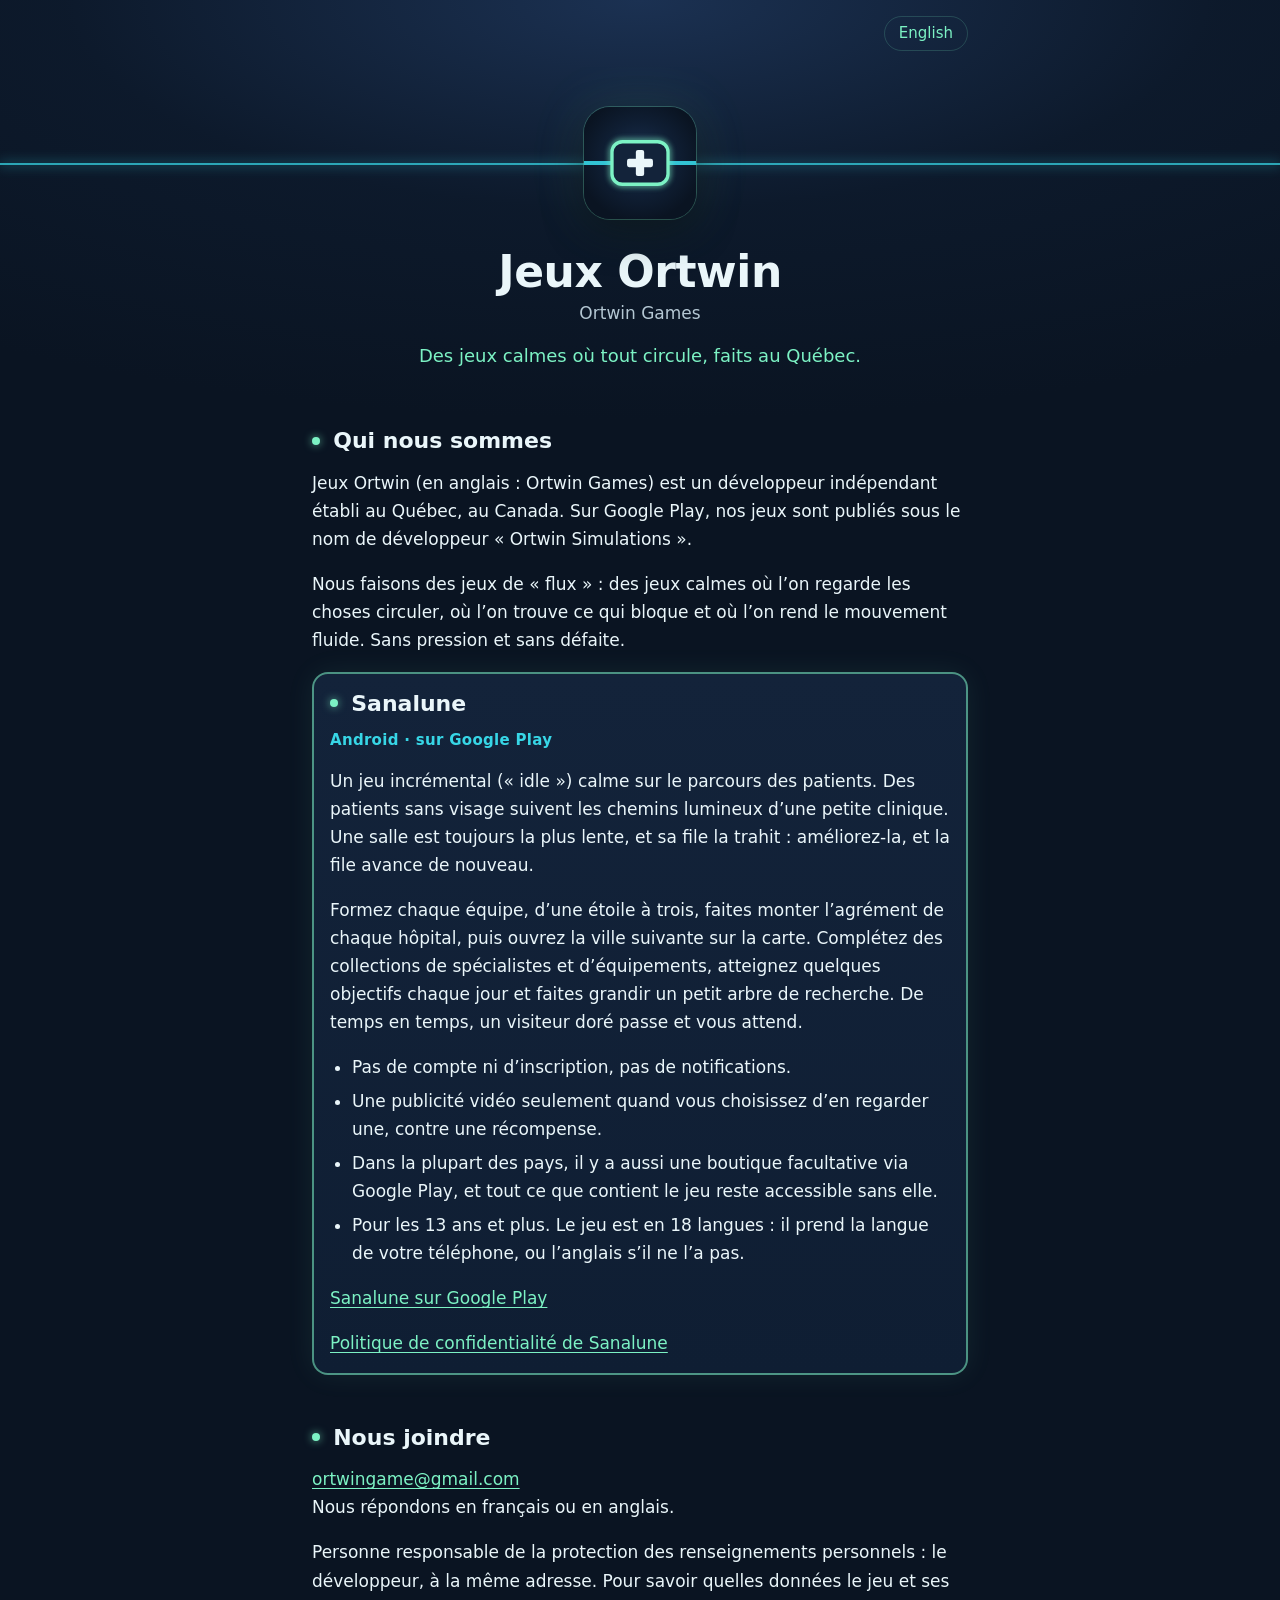
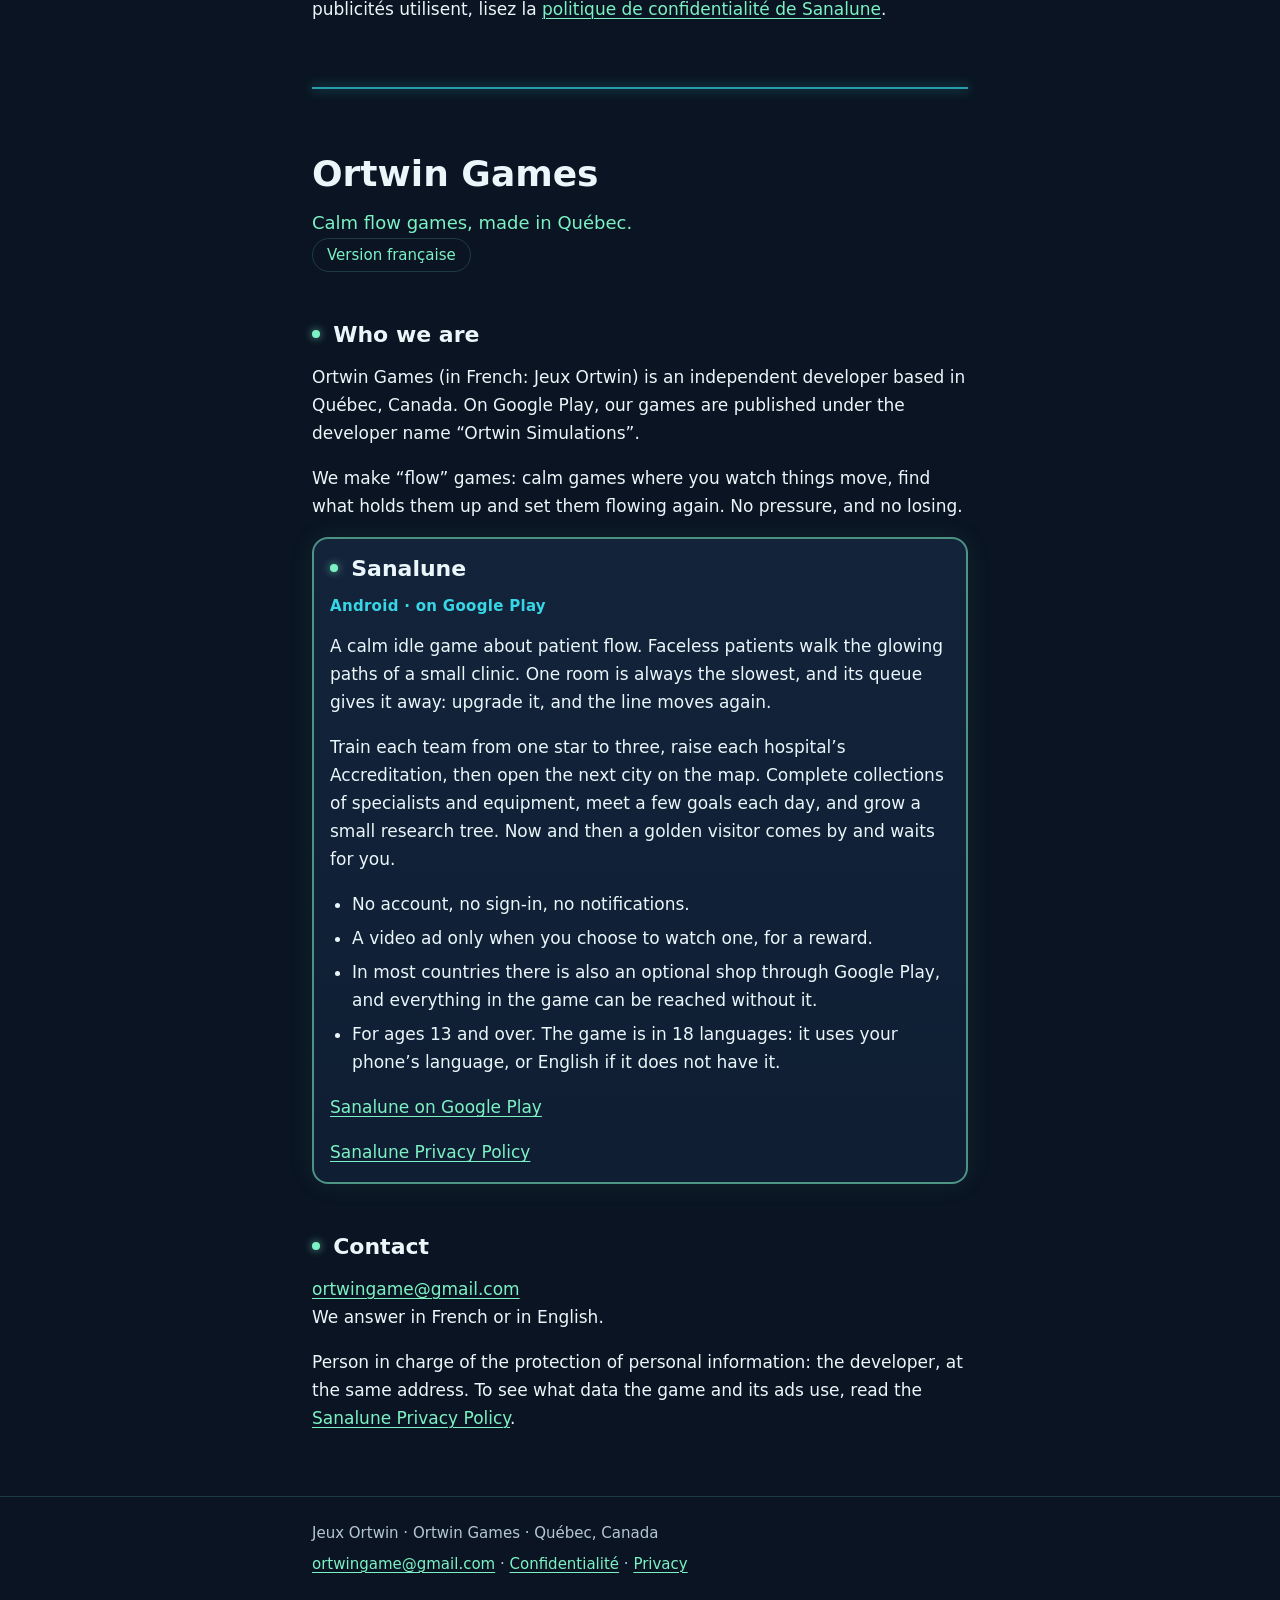
<file: index.html>
<!doctype html>
<html lang="fr-CA">
<head>
<meta charset="utf-8">
<meta name="viewport" content="width=device-width, initial-scale=1">
<title>Jeux Ortwin · Ortwin Games</title>
<meta name="description" content="Jeux Ortwin est un développeur indépendant établi au Québec, au Canada, qui fait des jeux calmes. Ortwin Games is an independent developer based in Québec, Canada, making calm games.">
<meta name="theme-color" content="#0A1422">
<meta name="color-scheme" content="dark">
<link rel="icon" href="data:image/svg+xml,%3Csvg xmlns='http://www.w3.org/2000/svg' viewBox='0 0 108 108'%3E%3Crect width='108' height='108' rx='24' fill='%230F1E33'/%3E%3Cpath d='M0 54H108' stroke='%2337D6E6' stroke-width='5'/%3E%3Crect x='27' y='33.5' width='54' height='41' rx='10' fill='%2313233A' stroke='%237CF2C4' stroke-width='5'/%3E%3Cg fill='%23EAF6FA'%3E%3Crect x='41.5' y='50' width='25' height='8' rx='2'/%3E%3Crect x='50' y='41.5' width='8' height='25' rx='2'/%3E%3C/g%3E%3C/svg%3E">
<link rel="stylesheet" href="style.css">
</head>
<body>

<div class="wrap">
  <nav class="bar bar-end" aria-label="Langue / Language">
    <a class="pill" href="#english" hreflang="en" lang="en">English</a>
  </nav>
</div>

<header class="hero">
  <div class="wrap">
    <svg class="mark" viewBox="0 0 108 108" aria-hidden="true" focusable="false" xmlns="http://www.w3.org/2000/svg"><defs><radialGradient id="mark-bg" cx="54" cy="50" r="60" gradientUnits="userSpaceOnUse"><stop offset="0" stop-color="#1B3152"/><stop offset=".6" stop-color="#0F1E33"/><stop offset="1" stop-color="#0A1422"/></radialGradient><filter id="mark-halo" x="-60%" y="-60%" width="220%" height="220%"><feGaussianBlur stdDeviation="2.6"/></filter></defs><rect width="108" height="108" fill="url(#mark-bg)"/><path d="M-2 54H110" stroke="#37D6E6" stroke-width="11" opacity=".16" filter="url(#mark-halo)"/><path d="M-2 54H110" stroke="#37D6E6" stroke-width="4" opacity=".9"/><rect x="27" y="33.5" width="54" height="41" rx="10" fill="none" stroke="#7CF2C4" stroke-width="7" opacity=".5" filter="url(#mark-halo)"/><rect x="27" y="33.5" width="54" height="41" rx="10" fill="#13233A" stroke="#7CF2C4" stroke-width="3.2"/><g fill="#EAF6FA"><rect x="41.5" y="50" width="25" height="8" rx="2"/><rect x="50" y="41.5" width="8" height="25" rx="2"/></g></svg>
    <h1>Jeux Ortwin</h1>
    <p class="alt" lang="en">Ortwin Games</p>
    <p class="tagline">Des jeux calmes où tout circule, faits au Québec.</p>
  </div>
</header>

<main class="wrap">

  <article id="francais" lang="fr-CA">

    <section>
      <h2>Qui nous sommes</h2>
      <p>Jeux Ortwin (en anglais : <span lang="en">Ortwin Games</span>) est un développeur indépendant établi au Québec, au Canada. Sur Google Play, nos jeux sont publiés sous le nom de développeur « Ortwin Simulations ».</p>
      <p>Nous faisons des jeux de « flux » : des jeux calmes où l’on regarde les choses circuler, où l’on trouve ce qui bloque et où l’on rend le mouvement fluide. Sans pression et sans défaite.</p>
    </section>

    <section class="card game">
      <h2>Sanalune</h2>
      <p class="kicker">Android · sur Google Play</p>
      <p>Un jeu incrémental (« idle ») calme sur le parcours des patients. Des patients sans visage suivent les chemins lumineux d’une petite clinique. Une salle est toujours la plus lente, et sa file la trahit : améliorez-la, et la file avance de nouveau.</p>
      <p>Formez chaque équipe, d’une étoile à trois, faites monter l’agrément de chaque hôpital, puis ouvrez la ville suivante sur la carte. Complétez des collections de spécialistes et d’équipements, atteignez quelques objectifs chaque jour et faites grandir un petit arbre de recherche. De temps en temps, un visiteur doré passe et vous attend.</p>
      <ul>
        <li>Pas de compte ni d’inscription, pas de notifications.</li>
        <li>Une publicité vidéo seulement quand vous choisissez d’en regarder une, contre une récompense.</li>
        <li>Dans la plupart des pays, il y a aussi une boutique facultative via Google Play, et tout ce que contient le jeu reste accessible sans elle.</li>
        <li>Pour les 13 ans et plus. Le jeu est en 18 langues : il prend la langue de votre téléphone, ou l’anglais s’il ne l’a pas.</li>
      </ul>
      <p><a href="https://play.google.com/store/apps/details?id=com.ortwingames.hospital">Sanalune sur Google Play</a></p>
      <p><a href="sanalune/privacy/">Politique de confidentialité de Sanalune</a></p>
    </section>

    <section>
      <h2>Nous joindre</h2>
      <p><a href="mailto:ortwingame@gmail.com">ortwingame@gmail.com</a><br>Nous répondons en français ou en anglais.</p>
      <p>Personne responsable de la protection des renseignements personnels : le développeur, à la même adresse. Pour savoir quelles données le jeu et ses publicités utilisent, lisez la <a href="sanalune/privacy/">politique de confidentialité de Sanalune</a>.</p>
    </section>

  </article>

  <hr class="flowline">

  <article id="english" lang="en">

    <h2 class="title">Ortwin Games</h2>
    <p class="tagline">Calm flow games, made in Québec.</p>
    <p><a class="pill" href="#francais" hreflang="fr-CA" lang="fr-CA">Version française</a></p>

    <section>
      <h2>Who we are</h2>
      <p>Ortwin Games (in French: <span lang="fr-CA">Jeux Ortwin</span>) is an independent developer based in Québec, Canada. On Google Play, our games are published under the developer name “Ortwin Simulations”.</p>
      <p>We make “flow” games: calm games where you watch things move, find what holds them up and set them flowing again. No pressure, and no losing.</p>
    </section>

    <section class="card game">
      <h2>Sanalune</h2>
      <p class="kicker">Android · on Google Play</p>
      <p>A calm idle game about patient flow. Faceless patients walk the glowing paths of a small clinic. One room is always the slowest, and its queue gives it away: upgrade it, and the line moves again.</p>
      <p>Train each team from one star to three, raise each hospital’s Accreditation, then open the next city on the map. Complete collections of specialists and equipment, meet a few goals each day, and grow a small research tree. Now and then a golden visitor comes by and waits for you.</p>
      <ul>
        <li>No account, no sign-in, no notifications.</li>
        <li>A video ad only when you choose to watch one, for a reward.</li>
        <li>In most countries there is also an optional shop through Google Play, and everything in the game can be reached without it.</li>
        <li>For ages 13 and over. The game is in 18 languages: it uses your phone’s language, or English if it does not have it.</li>
      </ul>
      <p><a href="https://play.google.com/store/apps/details?id=com.ortwingames.hospital">Sanalune on Google Play</a></p>
      <p><a href="sanalune/privacy/#english">Sanalune Privacy Policy</a></p>
    </section>

    <section>
      <h2>Contact</h2>
      <p><a href="mailto:ortwingame@gmail.com">ortwingame@gmail.com</a><br>We answer in French or in English.</p>
      <p>Person in charge of the protection of personal information: the developer, at the same address. To see what data the game and its ads use, read the <a href="sanalune/privacy/#english">Sanalune Privacy Policy</a>.</p>
    </section>

  </article>

</main>

<footer>
  <div class="wrap">
    <p>Jeux Ortwin · <span lang="en">Ortwin Games</span> · Québec, Canada</p>
    <p><a href="mailto:ortwingame@gmail.com">ortwingame@gmail.com</a> · <a href="sanalune/privacy/">Confidentialité</a> · <a href="sanalune/privacy/#english" lang="en">Privacy</a></p>
  </div>
</footer>

</body>
</html>
</file>
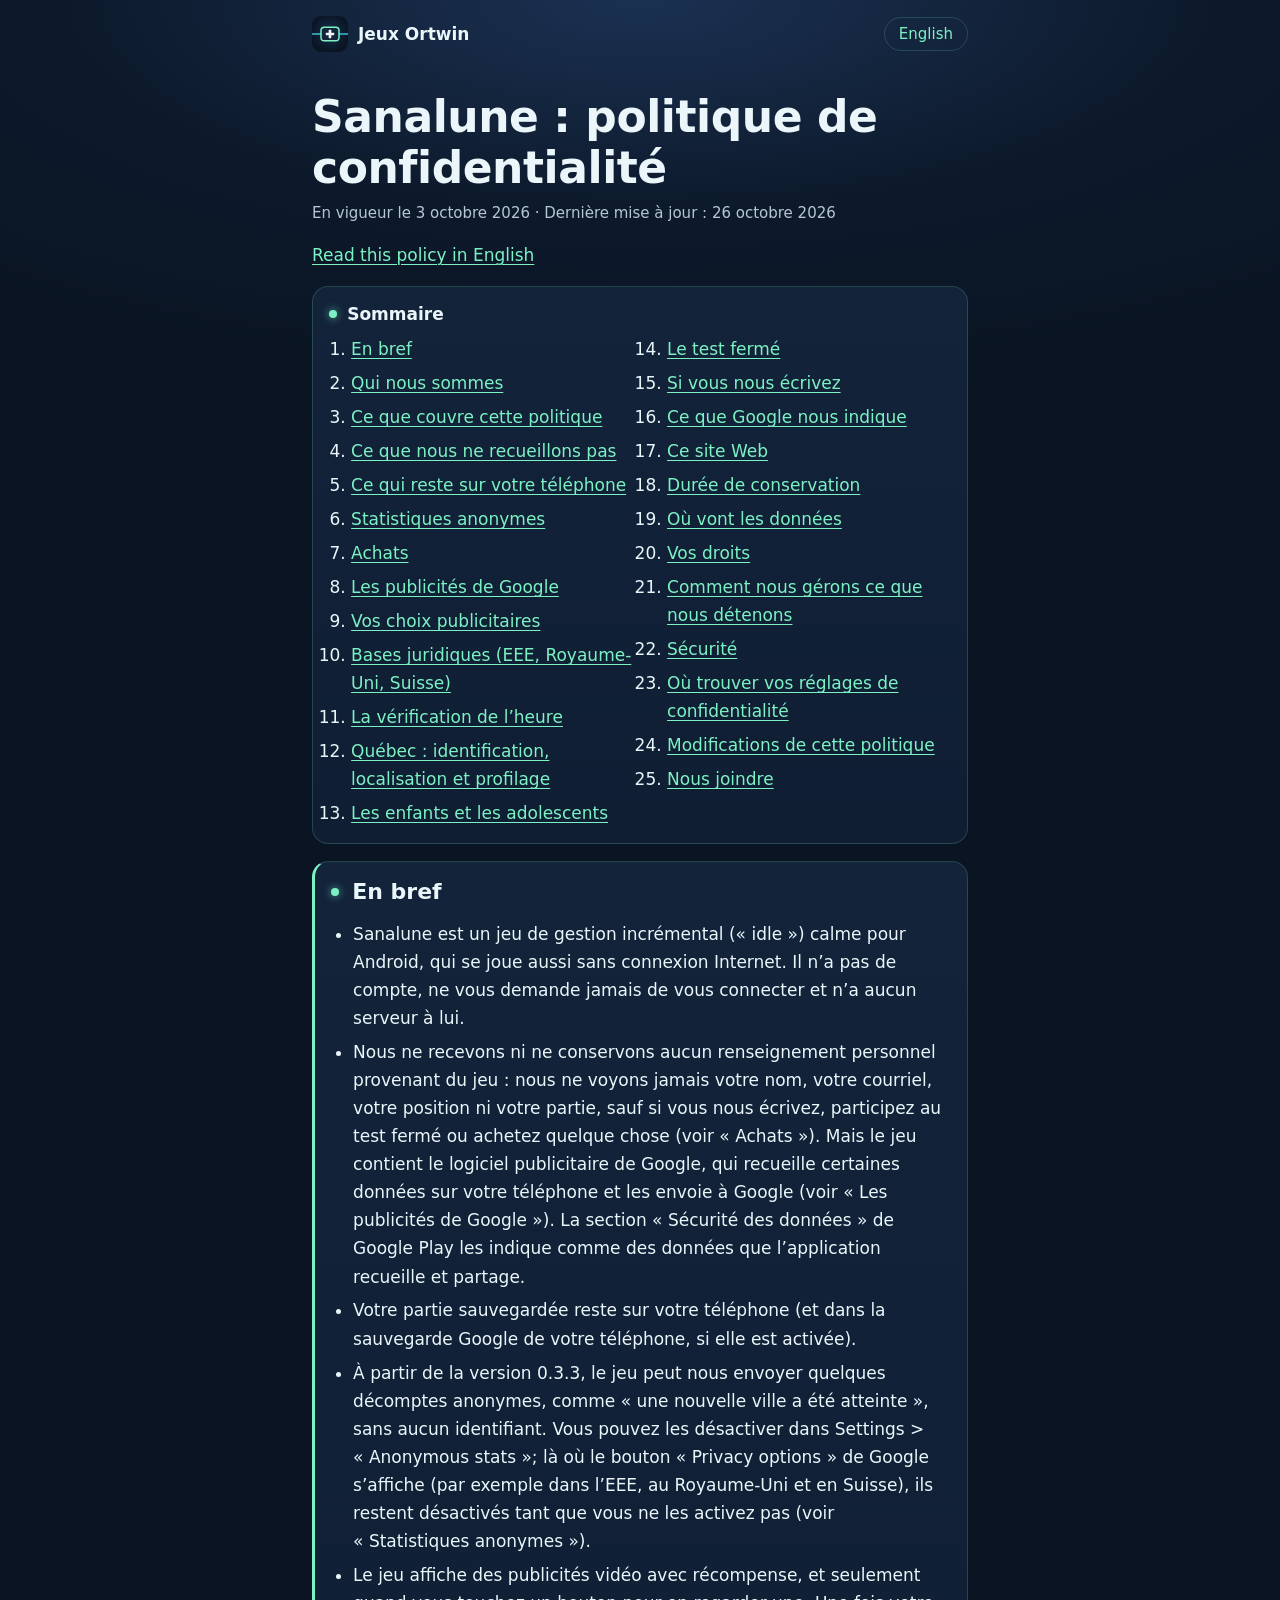
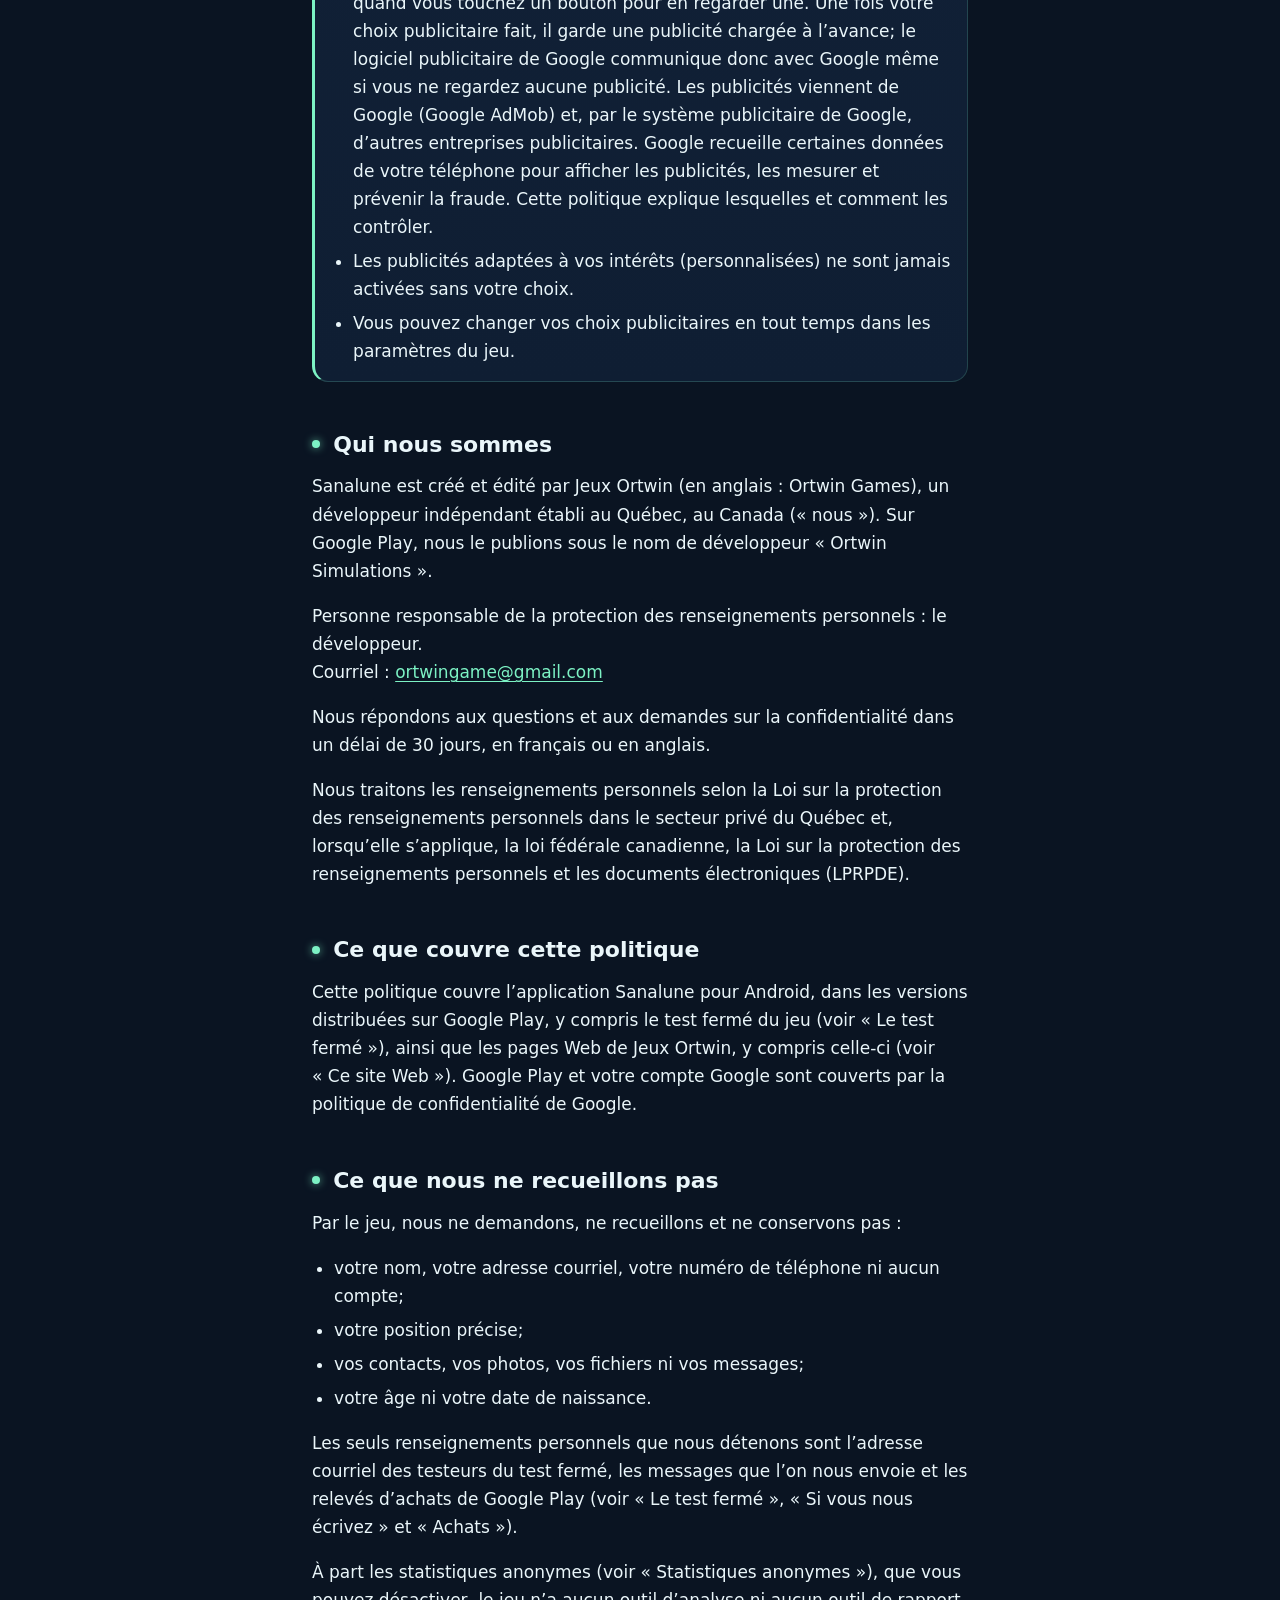
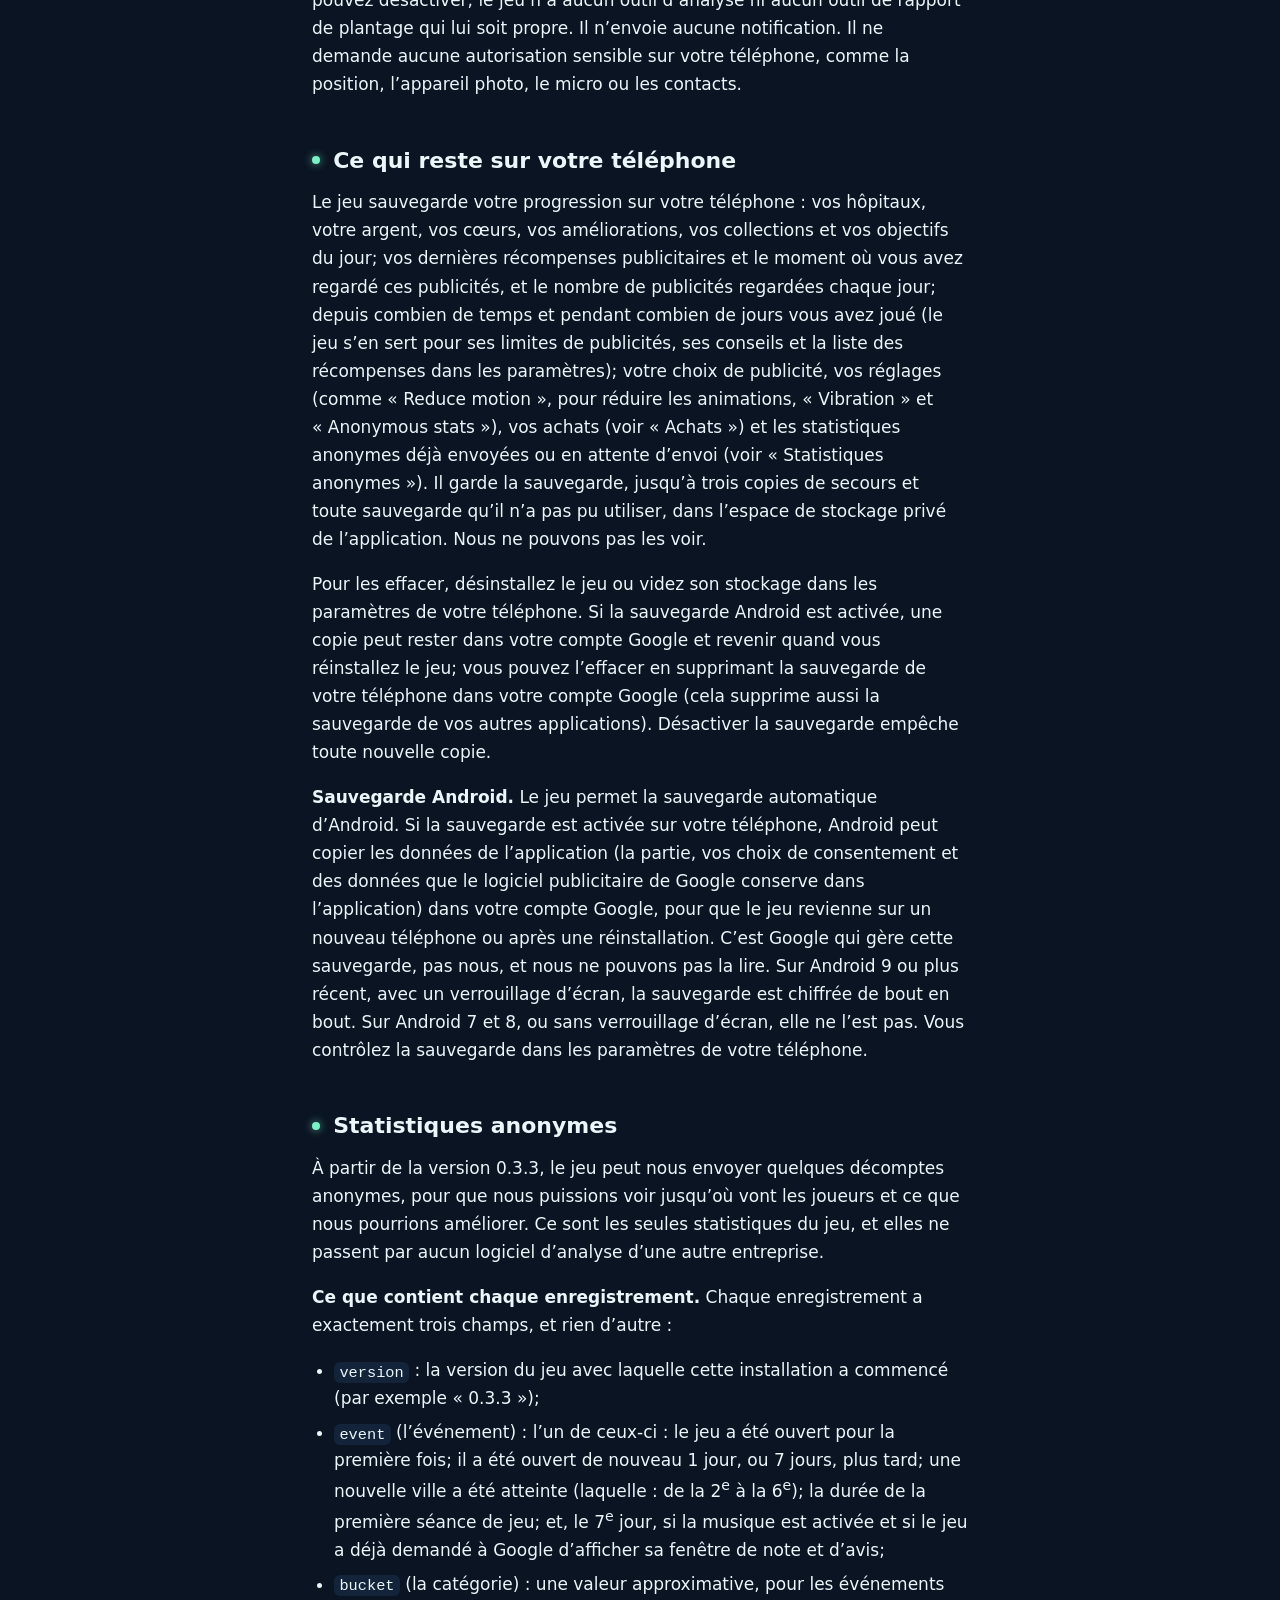
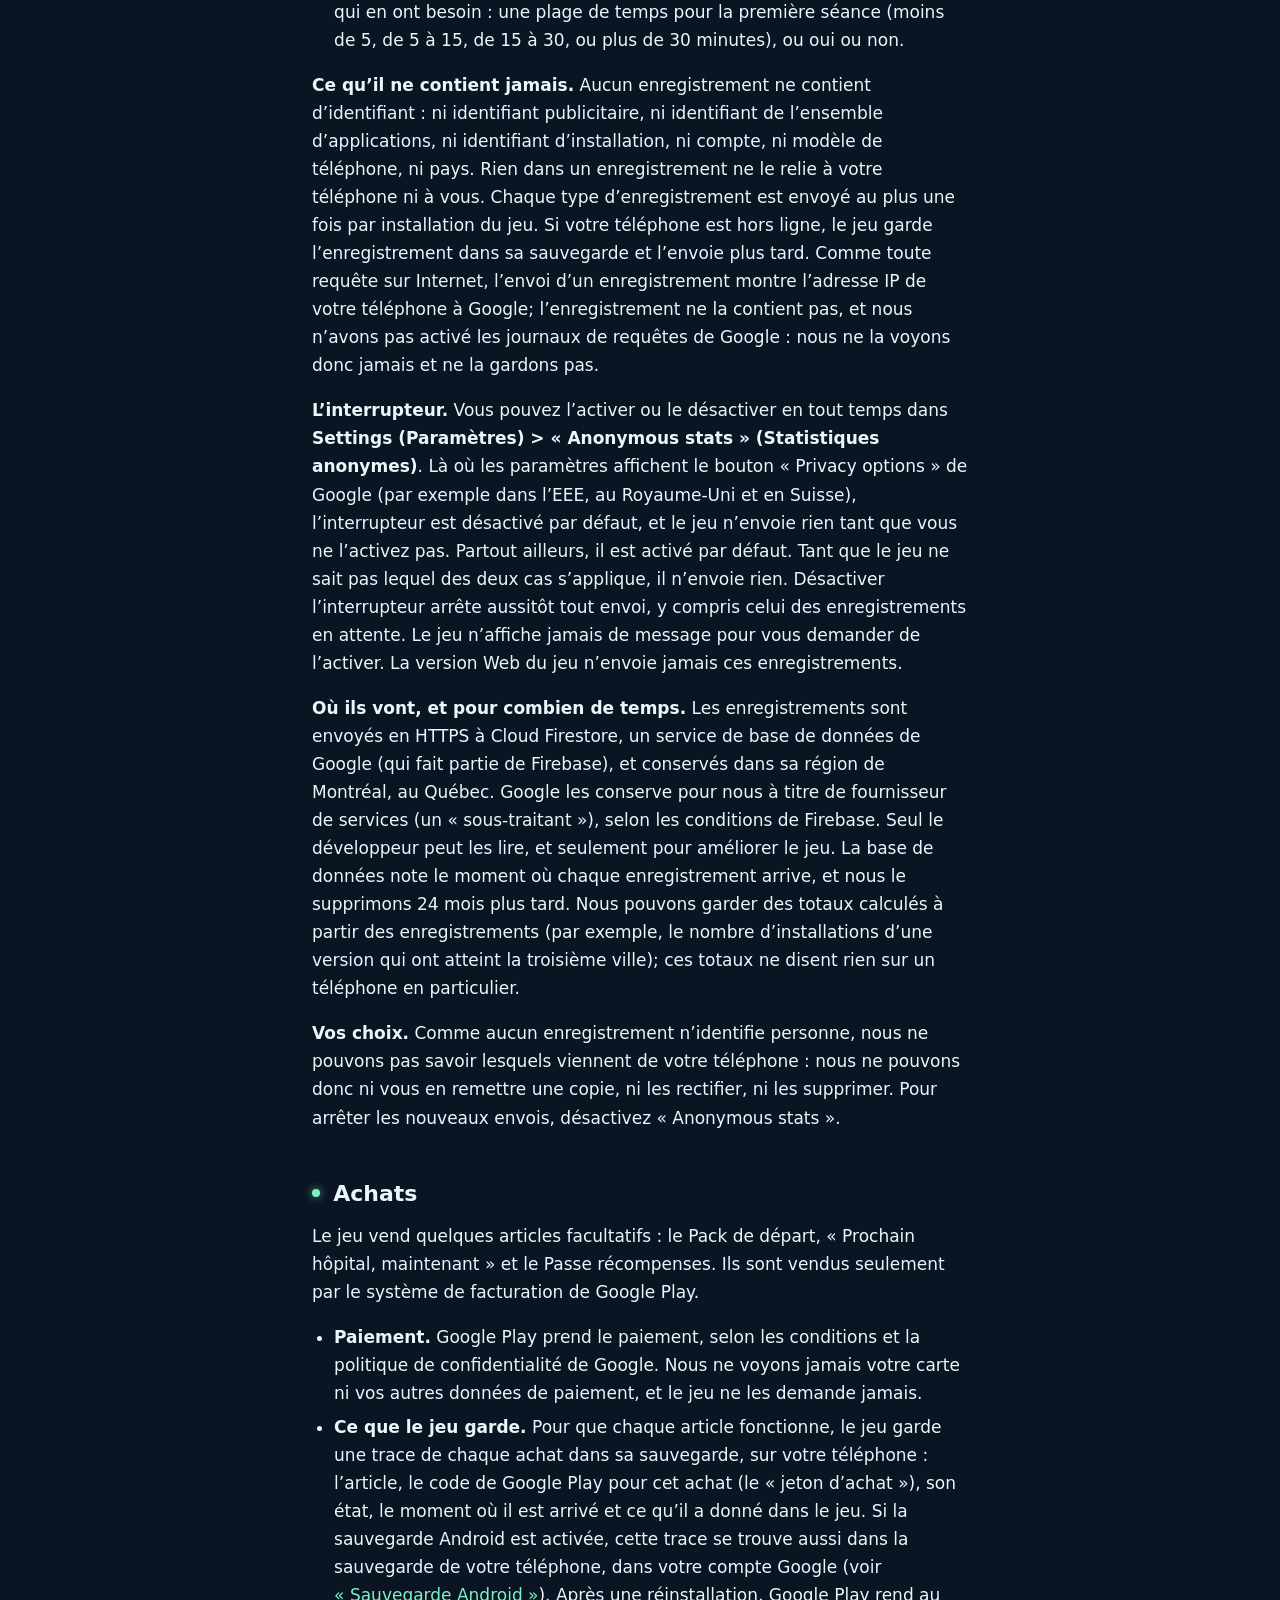
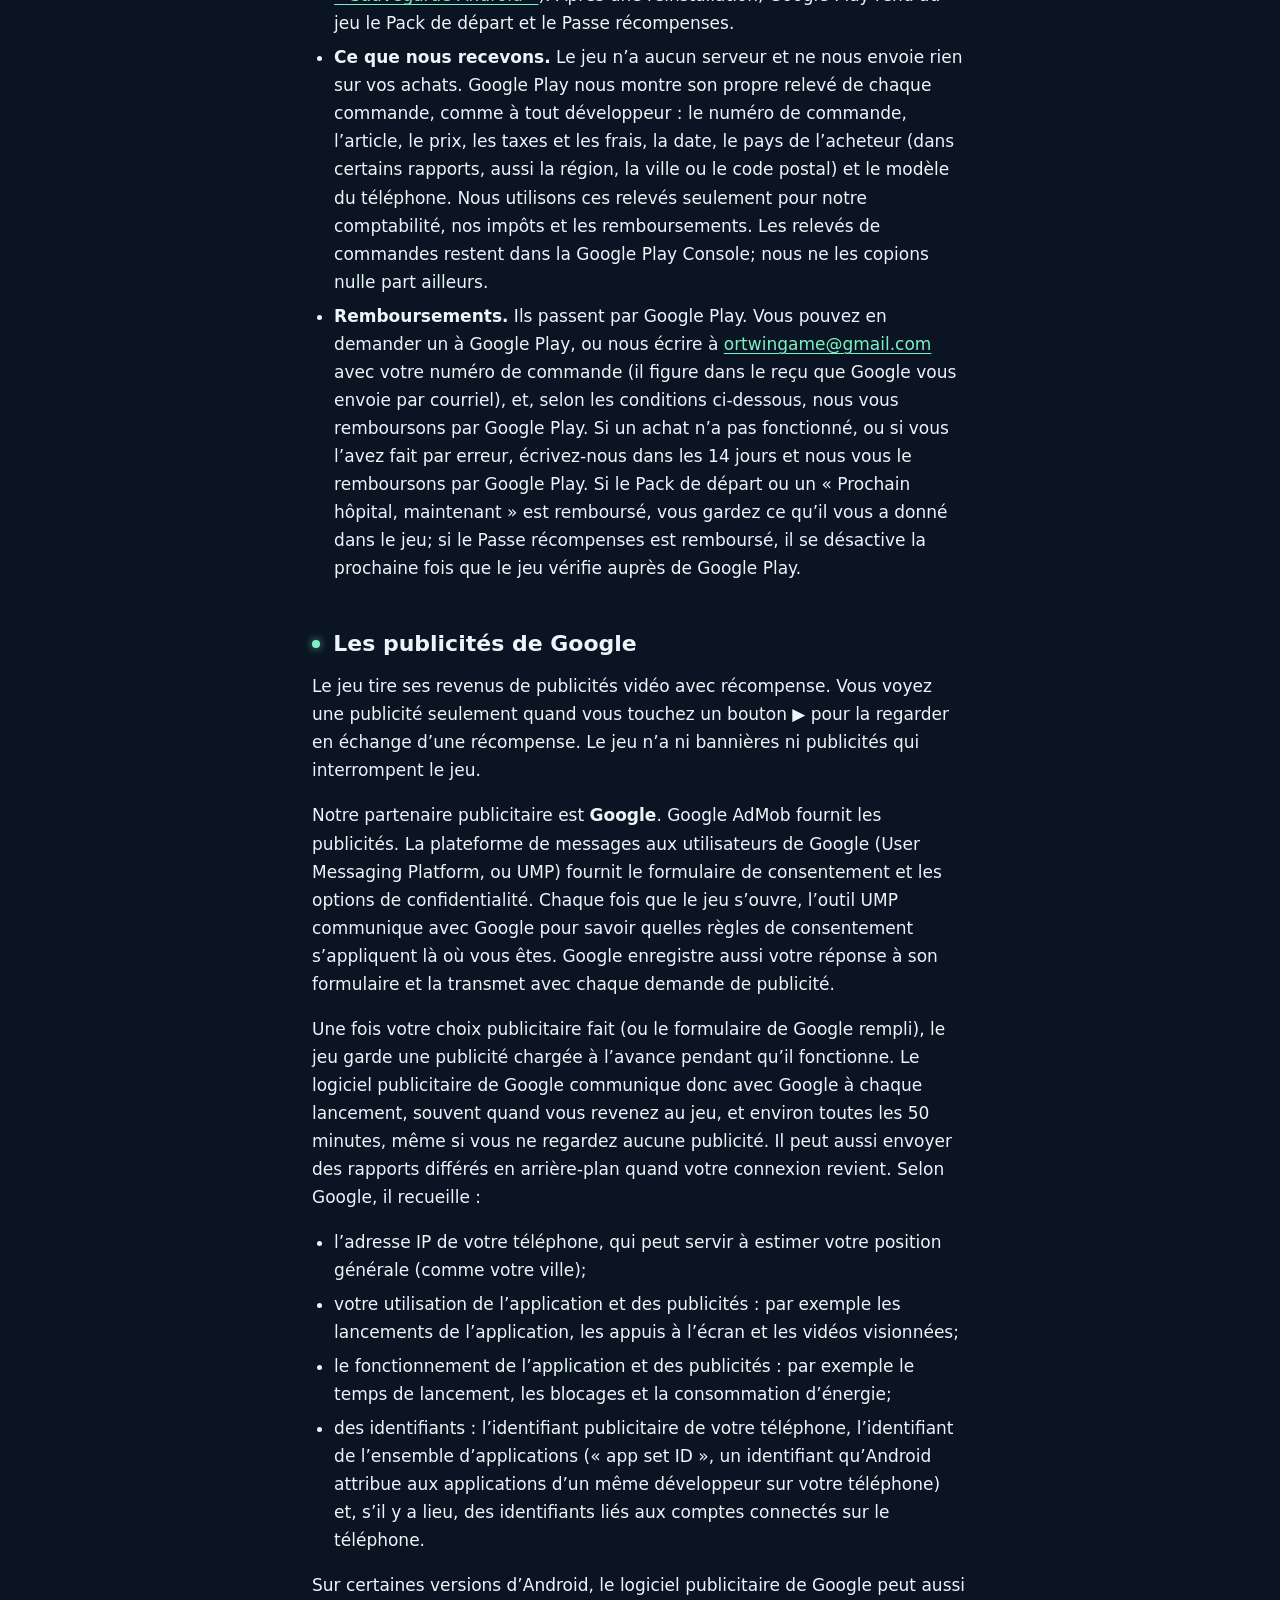
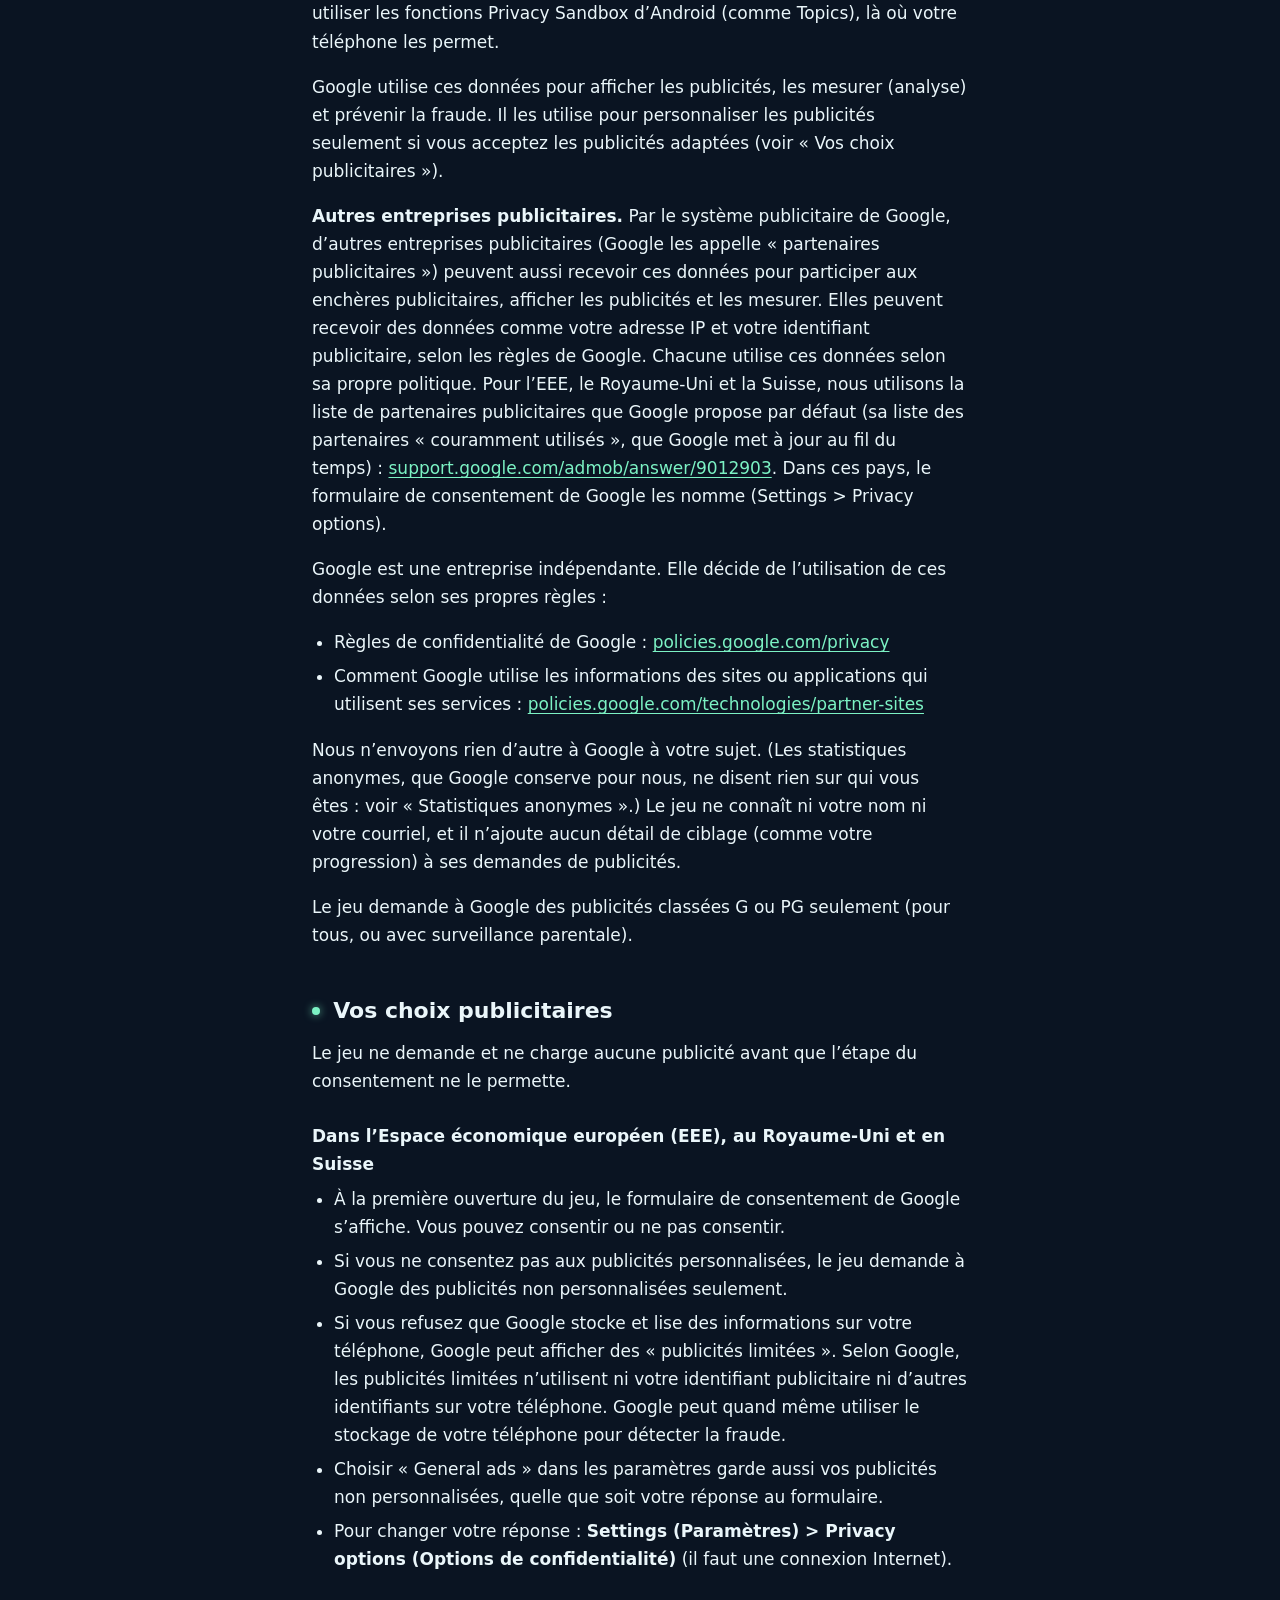
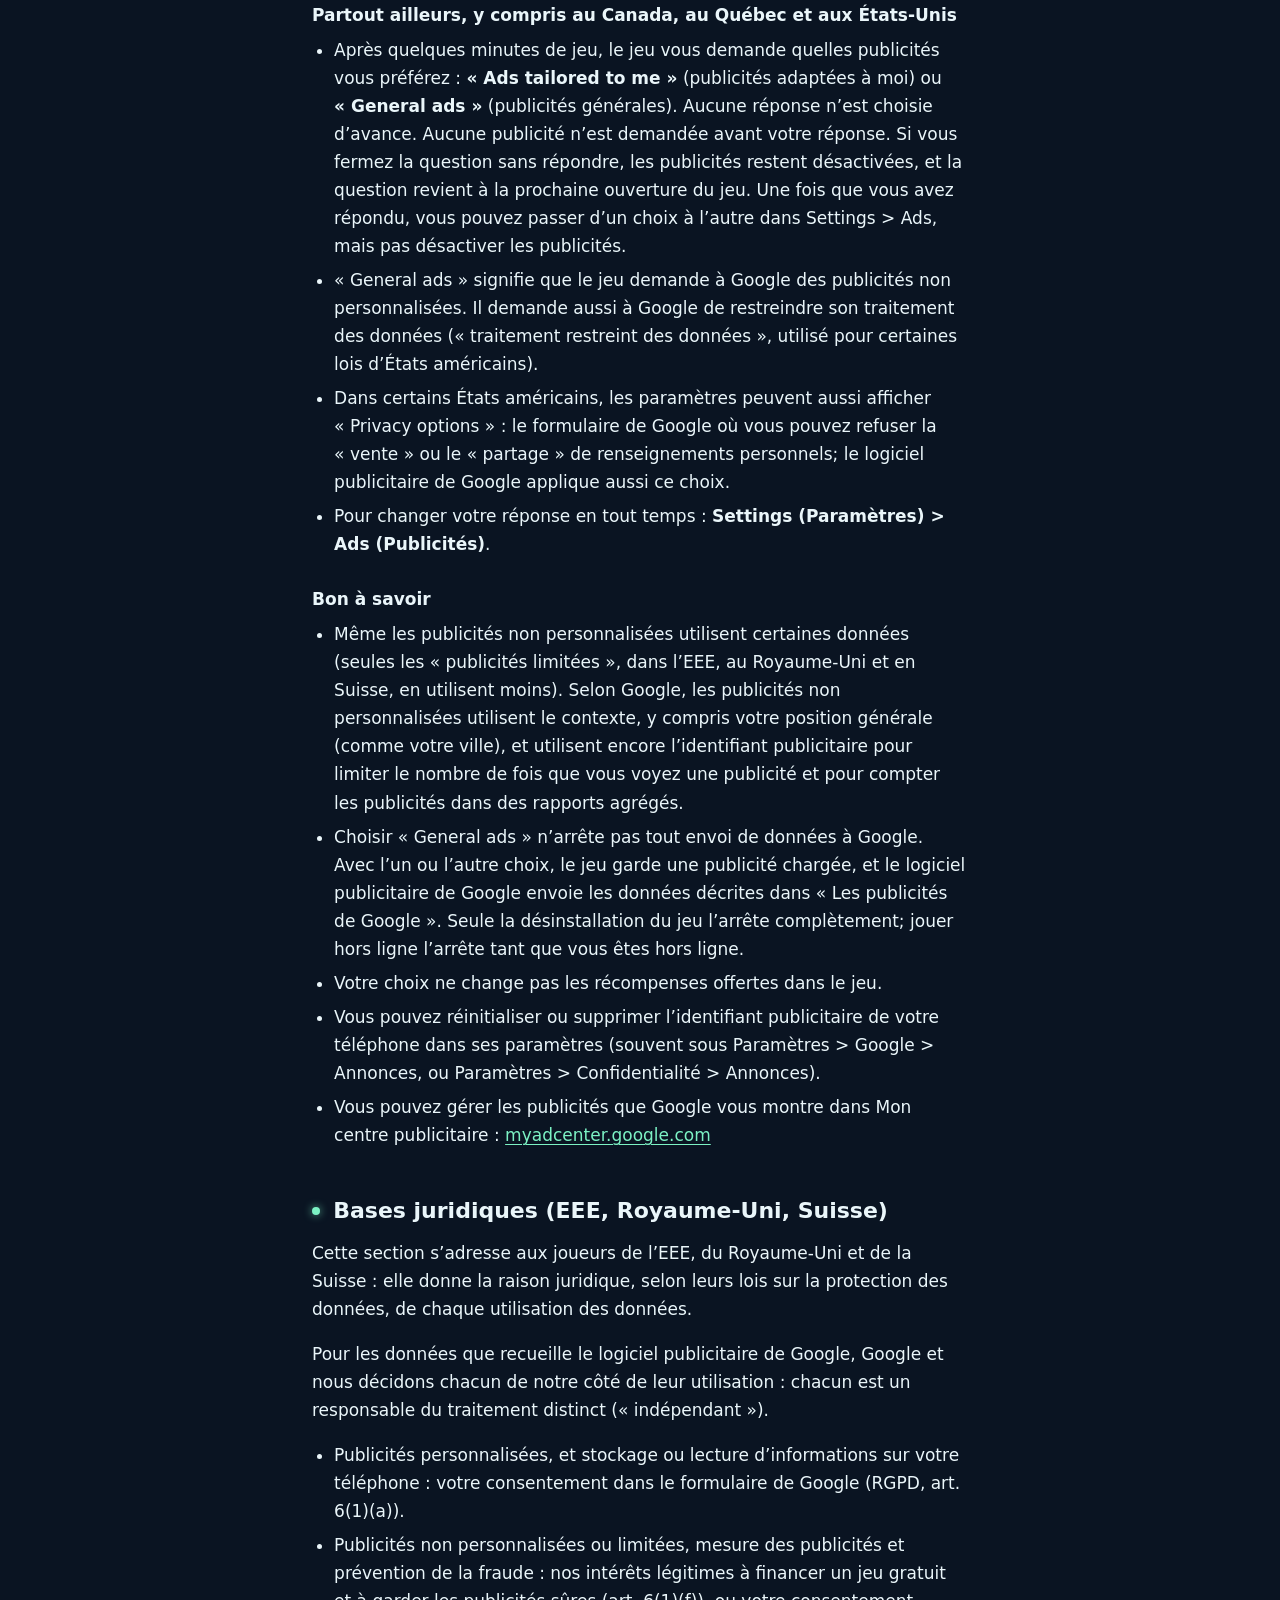
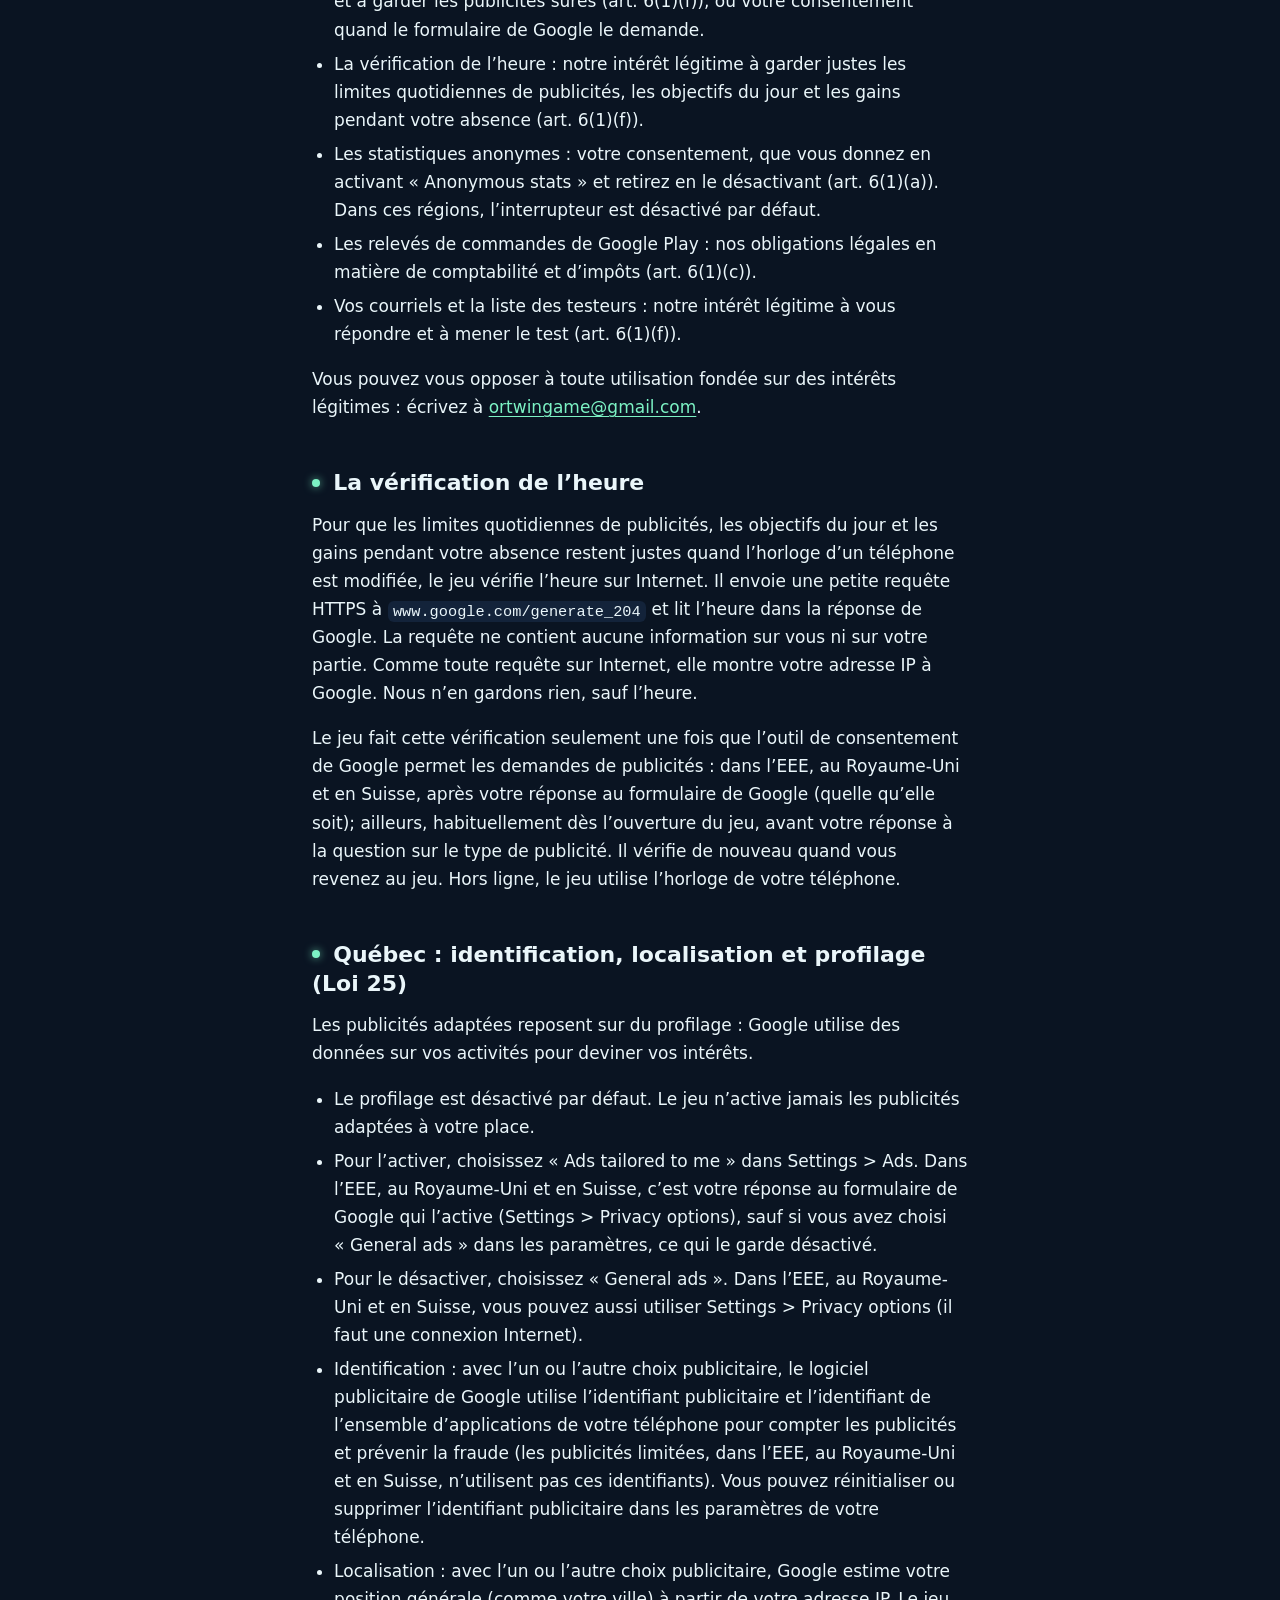
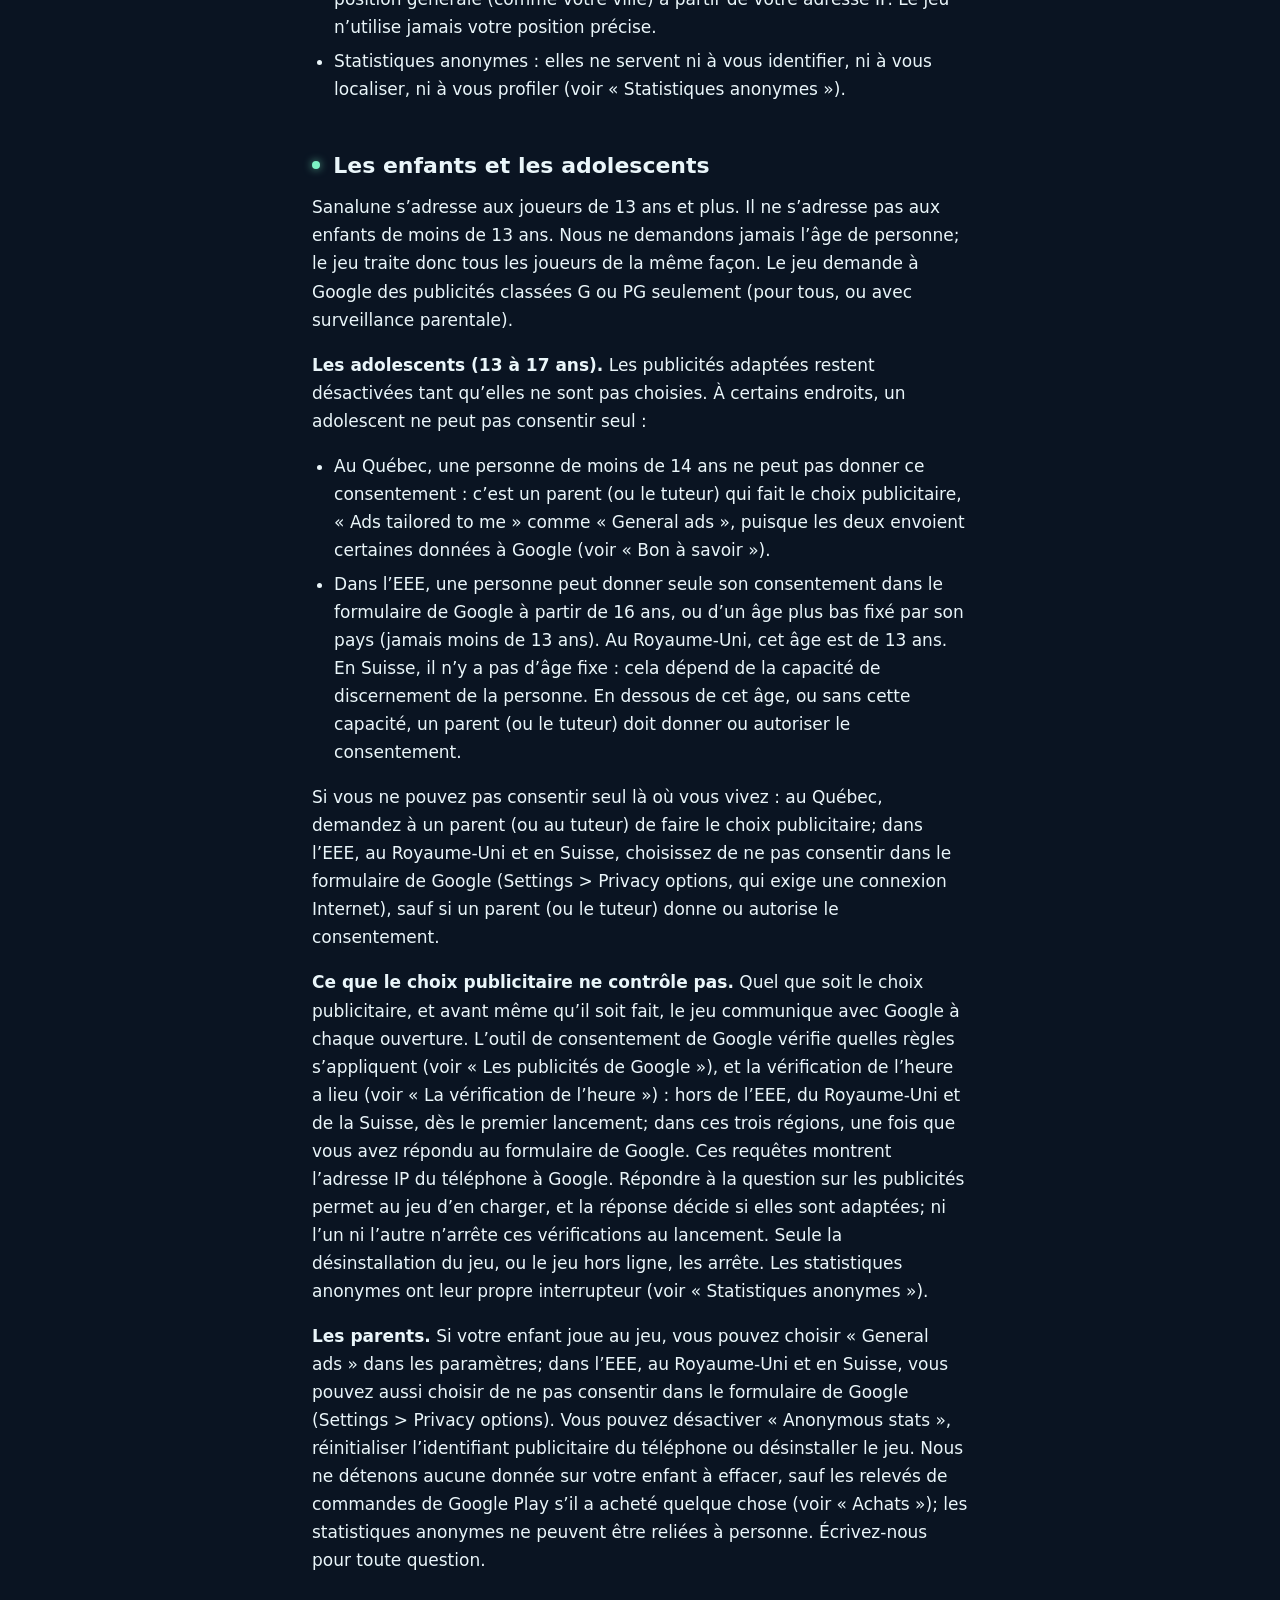
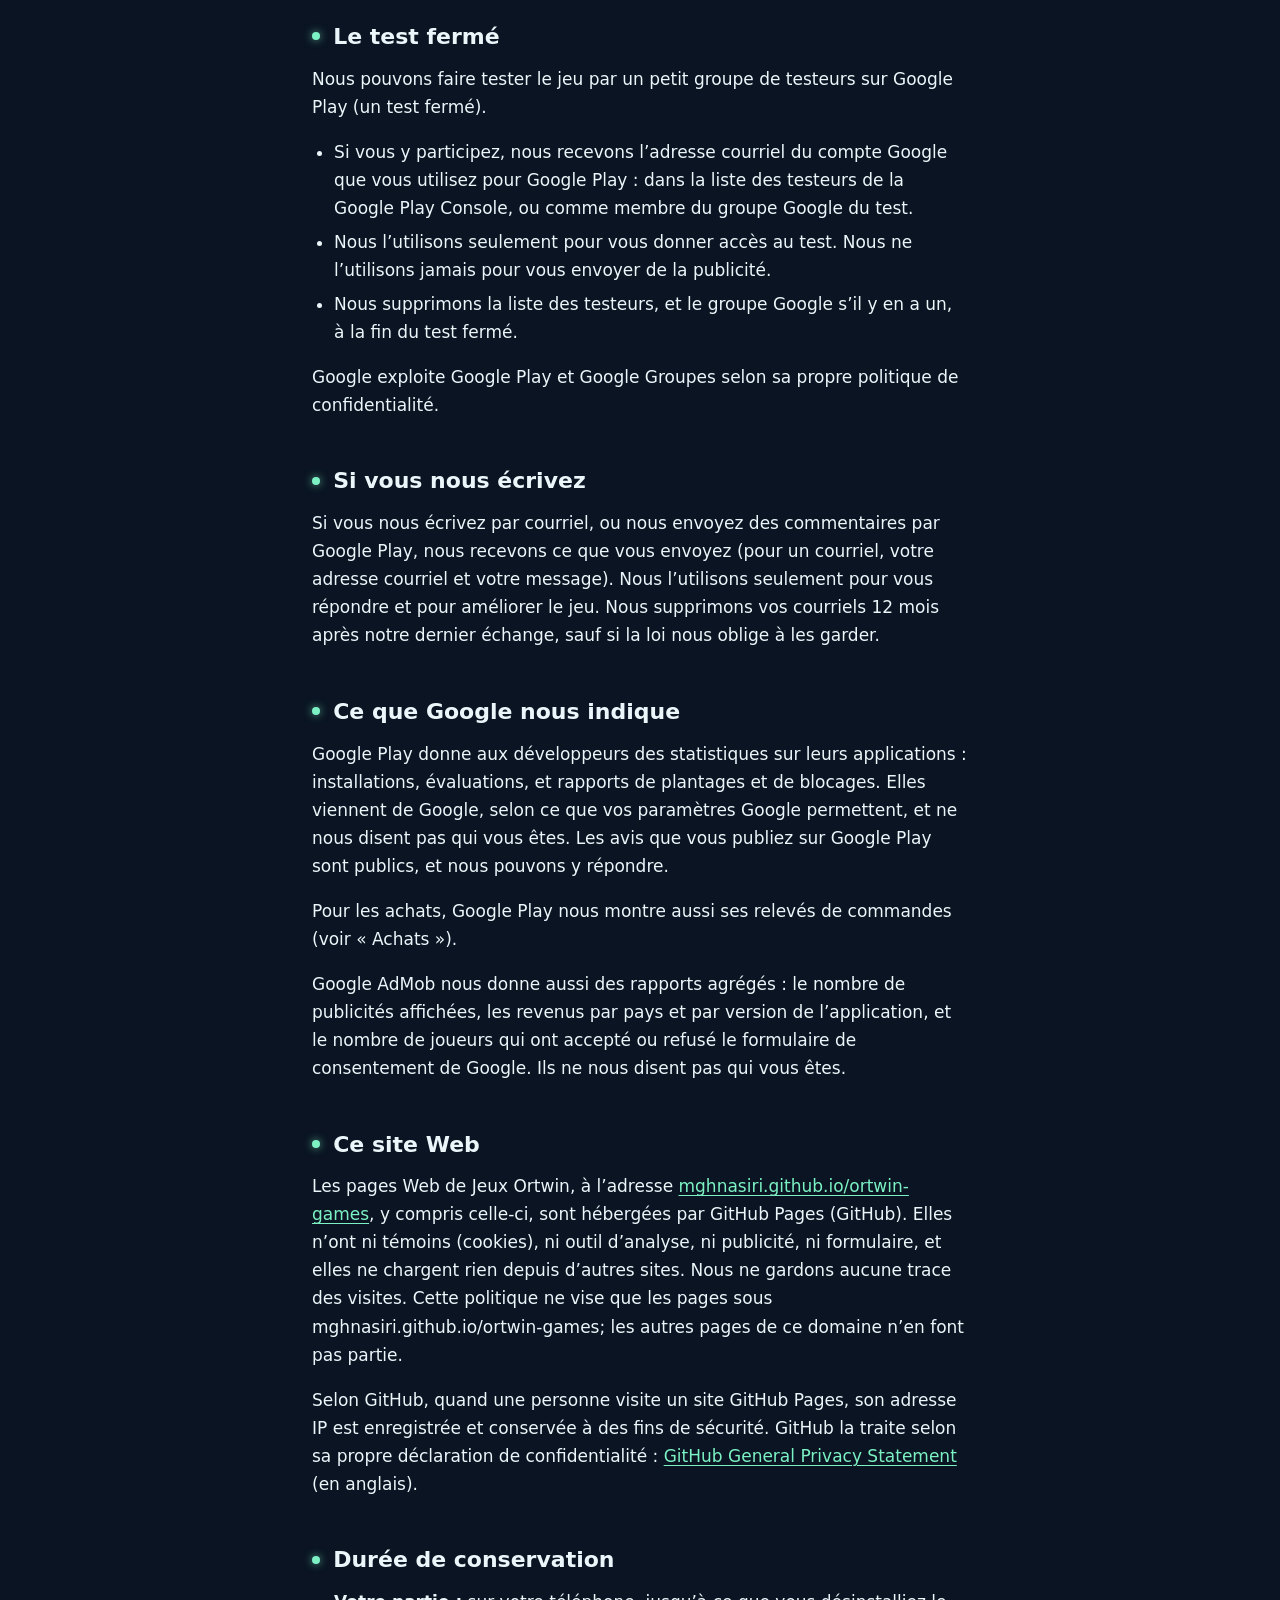
<file: sanalune/privacy/index.html>
<!doctype html>
<html lang="fr-CA">
<head>
<meta charset="utf-8">
<meta name="viewport" content="width=device-width, initial-scale=1">
<title>Sanalune : politique de confidentialité · Privacy Policy</title>
<meta name="description" content="Politique de confidentialité du jeu Sanalune pour Android, de Jeux Ortwin. Privacy Policy of Sanalune for Android, by Ortwin Games.">
<meta name="theme-color" content="#0A1422">
<meta name="color-scheme" content="dark">
<link rel="icon" href="data:image/svg+xml,%3Csvg xmlns='http://www.w3.org/2000/svg' viewBox='0 0 108 108'%3E%3Crect width='108' height='108' rx='24' fill='%230F1E33'/%3E%3Cpath d='M0 54H108' stroke='%2337D6E6' stroke-width='5'/%3E%3Crect x='27' y='33.5' width='54' height='41' rx='10' fill='%2313233A' stroke='%237CF2C4' stroke-width='5'/%3E%3Cg fill='%23EAF6FA'%3E%3Crect x='41.5' y='50' width='25' height='8' rx='2'/%3E%3Crect x='50' y='41.5' width='8' height='25' rx='2'/%3E%3C/g%3E%3C/svg%3E">
<link rel="stylesheet" href="../../style.css">
</head>
<body>

<div class="wrap">
  <nav class="bar" aria-label="Site">
    <a class="brand" href="../../"><svg viewBox="0 0 108 108" aria-hidden="true" focusable="false" xmlns="http://www.w3.org/2000/svg"><defs><radialGradient id="mark-bg" cx="54" cy="50" r="60" gradientUnits="userSpaceOnUse"><stop offset="0" stop-color="#1B3152"/><stop offset=".6" stop-color="#0F1E33"/><stop offset="1" stop-color="#0A1422"/></radialGradient></defs><rect width="108" height="108" fill="url(#mark-bg)"/><path d="M-2 54H110" stroke="#37D6E6" stroke-width="5" opacity=".9"/><rect x="27" y="33.5" width="54" height="41" rx="10" fill="#13233A" stroke="#7CF2C4" stroke-width="4.5"/><g fill="#EAF6FA"><rect x="41.5" y="50" width="25" height="8" rx="2"/><rect x="50" y="41.5" width="8" height="25" rx="2"/></g></svg><span>Jeux Ortwin</span></a>
    <a class="pill" href="#english" hreflang="en" lang="en">English</a>
  </nav>
</div>

<main class="wrap">

<article id="francais" lang="fr-CA">

  <h1>Sanalune : politique de confidentialité</h1>
  <p class="meta">En vigueur le <time datetime="2026-10-03">3 octobre 2026</time> · Dernière mise à jour : <time datetime="2026-10-26">26 octobre 2026</time></p>
  <p><a href="#english" hreflang="en" lang="en">Read this policy in English</a></p>

  <nav class="card toc" aria-labelledby="fr-sommaire">
    <h2 id="fr-sommaire">Sommaire</h2>
    <ol>
      <li><a href="#fr-bref">En bref</a></li>
      <li><a href="#fr-qui">Qui nous sommes</a></li>
      <li><a href="#fr-portee">Ce que couvre cette politique</a></li>
      <li><a href="#fr-non">Ce que nous ne recueillons pas</a></li>
      <li><a href="#fr-telephone">Ce qui reste sur votre téléphone</a></li>
      <li><a href="#fr-stats">Statistiques anonymes</a></li>
      <li><a href="#fr-achats">Achats</a></li>
      <li><a href="#fr-pubs">Les publicités de Google</a></li>
      <li><a href="#fr-choix">Vos choix publicitaires</a></li>
      <li><a href="#fr-bases">Bases juridiques (EEE, Royaume-Uni, Suisse)</a></li>
      <li><a href="#fr-heure">La vérification de l’heure</a></li>
      <li><a href="#fr-loi25">Québec : identification, localisation et profilage</a></li>
      <li><a href="#fr-enfants">Les enfants et les adolescents</a></li>
      <li><a href="#fr-test">Le test fermé</a></li>
      <li><a href="#fr-ecrire">Si vous nous écrivez</a></li>
      <li><a href="#fr-google">Ce que Google nous indique</a></li>
      <li><a href="#fr-site">Ce site Web</a></li>
      <li><a href="#fr-duree">Durée de conservation</a></li>
      <li><a href="#fr-transferts">Où vont les données</a></li>
      <li><a href="#fr-droits">Vos droits</a></li>
      <li><a href="#fr-gestion">Comment nous gérons ce que nous détenons</a></li>
      <li><a href="#fr-securite">Sécurité</a></li>
      <li><a href="#fr-reglages">Où trouver vos réglages de confidentialité</a></li>
      <li><a href="#fr-modifs">Modifications de cette politique</a></li>
      <li><a href="#fr-contact">Nous joindre</a></li>
    </ol>
  </nav>

  <section id="fr-bref" class="card short">
    <h2>En bref</h2>
    <ul>
      <li>Sanalune est un jeu de gestion incrémental (« idle ») calme pour Android, qui se joue aussi sans connexion Internet. Il n’a pas de compte, ne vous demande jamais de vous connecter et n’a aucun serveur à lui.</li>
      <li>Nous ne recevons ni ne conservons aucun renseignement personnel provenant du jeu : nous ne voyons jamais votre nom, votre courriel, votre position ni votre partie, sauf si vous nous écrivez, participez au test fermé ou achetez quelque chose (voir « Achats »). Mais le jeu contient le logiciel publicitaire de Google, qui recueille certaines données sur votre téléphone et les envoie à Google (voir « Les publicités de Google »). La section « Sécurité des données » de Google Play les indique comme des données que l’application recueille et partage.</li>
      <li>Votre partie sauvegardée reste sur votre téléphone (et dans la sauvegarde Google de votre téléphone, si elle est activée).</li>
      <li>À partir de la version 0.3.3, le jeu peut nous envoyer quelques décomptes anonymes, comme « une nouvelle ville a été atteinte », sans aucun identifiant. Vous pouvez les désactiver dans Settings > « Anonymous stats »; là où le bouton « Privacy options » de Google s’affiche (par exemple dans l’EEE, au Royaume-Uni et en Suisse), ils restent désactivés tant que vous ne les activez pas (voir « Statistiques anonymes »).</li>
      <li>Le jeu affiche des publicités vidéo avec récompense, et seulement quand vous touchez un bouton pour en regarder une. Une fois votre choix publicitaire fait, il garde une publicité chargée à l’avance; le logiciel publicitaire de Google communique donc avec Google même si vous ne regardez aucune publicité. Les publicités viennent de Google (Google AdMob) et, par le système publicitaire de Google, d’autres entreprises publicitaires. Google recueille certaines données de votre téléphone pour afficher les publicités, les mesurer et prévenir la fraude. Cette politique explique lesquelles et comment les contrôler.</li>
      <li>Les publicités adaptées à vos intérêts (personnalisées) ne sont jamais activées sans votre choix.</li>
      <li>Vous pouvez changer vos choix publicitaires en tout temps dans les paramètres du jeu.</li>
    </ul>
  </section>

  <section id="fr-qui">
    <h2>Qui nous sommes</h2>
    <p>Sanalune est créé et édité par Jeux Ortwin (en anglais : <span lang="en">Ortwin Games</span>), un développeur indépendant établi au Québec, au Canada (« nous »). Sur Google Play, nous le publions sous le nom de développeur « Ortwin Simulations ».</p>
    <p>Personne responsable de la protection des renseignements personnels : le développeur.<br>Courriel : <a href="mailto:ortwingame@gmail.com">ortwingame@gmail.com</a></p>
    <p>Nous répondons aux questions et aux demandes sur la confidentialité dans un délai de 30 jours, en français ou en anglais.</p>
    <p>Nous traitons les renseignements personnels selon la Loi sur la protection des renseignements personnels dans le secteur privé du Québec et, lorsqu’elle s’applique, la loi fédérale canadienne, la Loi sur la protection des renseignements personnels et les documents électroniques (LPRPDE).</p>
  </section>

  <section id="fr-portee">
    <h2>Ce que couvre cette politique</h2>
    <p>Cette politique couvre l’application Sanalune pour Android, dans les versions distribuées sur Google Play, y compris le test fermé du jeu (voir « Le test fermé »), ainsi que les pages Web de Jeux Ortwin, y compris celle-ci (voir « Ce site Web »). Google Play et votre compte Google sont couverts par la politique de confidentialité de Google.</p>
  </section>

  <section id="fr-non">
    <h2>Ce que nous ne recueillons pas</h2>
    <p>Par le jeu, nous ne demandons, ne recueillons et ne conservons pas :</p>
    <ul>
      <li>votre nom, votre adresse courriel, votre numéro de téléphone ni aucun compte;</li>
      <li>votre position précise;</li>
      <li>vos contacts, vos photos, vos fichiers ni vos messages;</li>
      <li>votre âge ni votre date de naissance.</li>
    </ul>
    <p>Les seuls renseignements personnels que nous détenons sont l’adresse courriel des testeurs du test fermé, les messages que l’on nous envoie et les relevés d’achats de Google Play (voir « Le test fermé », « Si vous nous écrivez » et « Achats »).</p>
    <p>À part les statistiques anonymes (voir « Statistiques anonymes »), que vous pouvez désactiver, le jeu n’a aucun outil d’analyse ni aucun outil de rapport de plantage qui lui soit propre. Il n’envoie aucune notification. Il ne demande aucune autorisation sensible sur votre téléphone, comme la position, l’appareil photo, le micro ou les contacts.</p>
  </section>

  <section id="fr-telephone">
    <h2>Ce qui reste sur votre téléphone</h2>
    <p>Le jeu sauvegarde votre progression sur votre téléphone : vos hôpitaux, votre argent, vos cœurs, vos améliorations, vos collections et vos objectifs du jour; vos dernières récompenses publicitaires et le moment où vous avez regardé ces publicités, et le nombre de publicités regardées chaque jour; depuis combien de temps et pendant combien de jours vous avez joué (le jeu s’en sert pour ses limites de publicités, ses conseils et la liste des récompenses dans les paramètres); votre choix de publicité, vos réglages (comme « Reduce motion », pour réduire les animations, « Vibration » et « Anonymous stats »), vos achats (voir « Achats ») et les statistiques anonymes déjà envoyées ou en attente d’envoi (voir « Statistiques anonymes »). Il garde la sauvegarde, jusqu’à trois copies de secours et toute sauvegarde qu’il n’a pas pu utiliser, dans l’espace de stockage privé de l’application. Nous ne pouvons pas les voir.</p>
    <p>Pour les effacer, désinstallez le jeu ou videz son stockage dans les paramètres de votre téléphone. Si la sauvegarde Android est activée, une copie peut rester dans votre compte Google et revenir quand vous réinstallez le jeu; vous pouvez l’effacer en supprimant la sauvegarde de votre téléphone dans votre compte Google (cela supprime aussi la sauvegarde de vos autres applications). Désactiver la sauvegarde empêche toute nouvelle copie.</p>
    <p id="fr-sauvegarde"><strong>Sauvegarde Android.</strong> Le jeu permet la sauvegarde automatique d’Android. Si la sauvegarde est activée sur votre téléphone, Android peut copier les données de l’application (la partie, vos choix de consentement et des données que le logiciel publicitaire de Google conserve dans l’application) dans votre compte Google, pour que le jeu revienne sur un nouveau téléphone ou après une réinstallation. C’est Google qui gère cette sauvegarde, pas nous, et nous ne pouvons pas la lire. Sur Android 9 ou plus récent, avec un verrouillage d’écran, la sauvegarde est chiffrée de bout en bout. Sur Android 7 et 8, ou sans verrouillage d’écran, elle ne l’est pas. Vous contrôlez la sauvegarde dans les paramètres de votre téléphone.</p>
  </section>

  <section id="fr-stats">
    <h2>Statistiques anonymes</h2>
    <p>À partir de la version 0.3.3, le jeu peut nous envoyer quelques décomptes anonymes, pour que nous puissions voir jusqu’où vont les joueurs et ce que nous pourrions améliorer. Ce sont les seules statistiques du jeu, et elles ne passent par aucun logiciel d’analyse d’une autre entreprise.</p>
    <p><strong>Ce que contient chaque enregistrement.</strong> Chaque enregistrement a exactement trois champs, et rien d’autre :</p>
    <ul>
      <li><code>version</code> : la version du jeu avec laquelle cette installation a commencé (par exemple « 0.3.3 »);</li>
      <li><code>event</code> (l’événement) : l’un de ceux-ci : le jeu a été ouvert pour la première fois; il a été ouvert de nouveau 1 jour, ou 7 jours, plus tard; une nouvelle ville a été atteinte (laquelle : de la 2<sup>e</sup> à la 6<sup>e</sup>); la durée de la première séance de jeu; et, le 7<sup>e</sup> jour, si la musique est activée et si le jeu a déjà demandé à Google d’afficher sa fenêtre de note et d’avis;</li>
      <li><code>bucket</code> (la catégorie) : une valeur approximative, pour les événements qui en ont besoin : une plage de temps pour la première séance (moins de 5, de 5 à 15, de 15 à 30, ou plus de 30 minutes), ou oui ou non.</li>
    </ul>
    <p><strong>Ce qu’il ne contient jamais.</strong> Aucun enregistrement ne contient d’identifiant : ni identifiant publicitaire, ni identifiant de l’ensemble d’applications, ni identifiant d’installation, ni compte, ni modèle de téléphone, ni pays. Rien dans un enregistrement ne le relie à votre téléphone ni à vous. Chaque type d’enregistrement est envoyé au plus une fois par installation du jeu. Si votre téléphone est hors ligne, le jeu garde l’enregistrement dans sa sauvegarde et l’envoie plus tard. Comme toute requête sur Internet, l’envoi d’un enregistrement montre l’adresse IP de votre téléphone à Google; l’enregistrement ne la contient pas, et nous n’avons pas activé les journaux de requêtes de Google : nous ne la voyons donc jamais et ne la gardons pas.</p>
    <p><strong>L’interrupteur.</strong> Vous pouvez l’activer ou le désactiver en tout temps dans <strong>Settings (Paramètres) > « Anonymous stats » (Statistiques anonymes)</strong>. Là où les paramètres affichent le bouton « Privacy options » de Google (par exemple dans l’EEE, au Royaume-Uni et en Suisse), l’interrupteur est désactivé par défaut, et le jeu n’envoie rien tant que vous ne l’activez pas. Partout ailleurs, il est activé par défaut. Tant que le jeu ne sait pas lequel des deux cas s’applique, il n’envoie rien. Désactiver l’interrupteur arrête aussitôt tout envoi, y compris celui des enregistrements en attente. Le jeu n’affiche jamais de message pour vous demander de l’activer. La version Web du jeu n’envoie jamais ces enregistrements.</p>
    <p><strong>Où ils vont, et pour combien de temps.</strong> Les enregistrements sont envoyés en HTTPS à Cloud Firestore, un service de base de données de Google (qui fait partie de Firebase), et conservés dans sa région de Montréal, au Québec. Google les conserve pour nous à titre de fournisseur de services (un « sous-traitant »), selon les conditions de Firebase. Seul le développeur peut les lire, et seulement pour améliorer le jeu. La base de données note le moment où chaque enregistrement arrive, et nous le supprimons 24 mois plus tard. Nous pouvons garder des totaux calculés à partir des enregistrements (par exemple, le nombre d’installations d’une version qui ont atteint la troisième ville); ces totaux ne disent rien sur un téléphone en particulier.</p>
    <p><strong>Vos choix.</strong> Comme aucun enregistrement n’identifie personne, nous ne pouvons pas savoir lesquels viennent de votre téléphone : nous ne pouvons donc ni vous en remettre une copie, ni les rectifier, ni les supprimer. Pour arrêter les nouveaux envois, désactivez « Anonymous stats ».</p>
  </section>

  <section id="fr-achats">
    <h2>Achats</h2>
    <p>Le jeu vend quelques articles facultatifs : le Pack de départ, « Prochain hôpital, maintenant » et le Passe récompenses. Ils sont vendus seulement par le système de facturation de Google Play.</p>
    <ul>
      <li><strong>Paiement.</strong> Google Play prend le paiement, selon les conditions et la politique de confidentialité de Google. Nous ne voyons jamais votre carte ni vos autres données de paiement, et le jeu ne les demande jamais.</li>
      <li><strong>Ce que le jeu garde.</strong> Pour que chaque article fonctionne, le jeu garde une trace de chaque achat dans sa sauvegarde, sur votre téléphone : l’article, le code de Google Play pour cet achat (le « jeton d’achat »), son état, le moment où il est arrivé et ce qu’il a donné dans le jeu. Si la sauvegarde Android est activée, cette trace se trouve aussi dans la sauvegarde de votre téléphone, dans votre compte Google (voir <a href="#fr-sauvegarde">« Sauvegarde Android »</a>). Après une réinstallation, Google Play rend au jeu le Pack de départ et le Passe récompenses.</li>
      <li><strong>Ce que nous recevons.</strong> Le jeu n’a aucun serveur et ne nous envoie rien sur vos achats. Google Play nous montre son propre relevé de chaque commande, comme à tout développeur : le numéro de commande, l’article, le prix, les taxes et les frais, la date, le pays de l’acheteur (dans certains rapports, aussi la région, la ville ou le code postal) et le modèle du téléphone. Nous utilisons ces relevés seulement pour notre comptabilité, nos impôts et les remboursements. Les relevés de commandes restent dans la Google Play Console; nous ne les copions nulle part ailleurs.</li>
      <li><strong>Remboursements.</strong> Ils passent par Google Play. Vous pouvez en demander un à Google Play, ou nous écrire à <a href="mailto:ortwingame@gmail.com">ortwingame@gmail.com</a> avec votre numéro de commande (il figure dans le reçu que Google vous envoie par courriel), et, selon les conditions ci-dessous, nous vous remboursons par Google Play. Si un achat n’a pas fonctionné, ou si vous l’avez fait par erreur, écrivez-nous dans les 14 jours et nous vous le remboursons par Google Play. Si le Pack de départ ou un « Prochain hôpital, maintenant » est remboursé, vous gardez ce qu’il vous a donné dans le jeu; si le Passe récompenses est remboursé, il se désactive la prochaine fois que le jeu vérifie auprès de Google Play.</li>
    </ul>
  </section>

  <section id="fr-pubs">
    <h2>Les publicités de Google</h2>
    <p>Le jeu tire ses revenus de publicités vidéo avec récompense. Vous voyez une publicité seulement quand vous touchez un bouton ▶ pour la regarder en échange d’une récompense. Le jeu n’a ni bannières ni publicités qui interrompent le jeu.</p>
    <p>Notre partenaire publicitaire est <strong>Google</strong>. Google AdMob fournit les publicités. La plateforme de messages aux utilisateurs de Google (<span lang="en">User Messaging Platform</span>, ou UMP) fournit le formulaire de consentement et les options de confidentialité. Chaque fois que le jeu s’ouvre, l’outil UMP communique avec Google pour savoir quelles règles de consentement s’appliquent là où vous êtes. Google enregistre aussi votre réponse à son formulaire et la transmet avec chaque demande de publicité.</p>
    <p>Une fois votre choix publicitaire fait (ou le formulaire de Google rempli), le jeu garde une publicité chargée à l’avance pendant qu’il fonctionne. Le logiciel publicitaire de Google communique donc avec Google à chaque lancement, souvent quand vous revenez au jeu, et environ toutes les 50 minutes, même si vous ne regardez aucune publicité. Il peut aussi envoyer des rapports différés en arrière-plan quand votre connexion revient. Selon Google, il recueille :</p>
    <ul>
      <li>l’adresse IP de votre téléphone, qui peut servir à estimer votre position générale (comme votre ville);</li>
      <li>votre utilisation de l’application et des publicités : par exemple les lancements de l’application, les appuis à l’écran et les vidéos visionnées;</li>
      <li>le fonctionnement de l’application et des publicités : par exemple le temps de lancement, les blocages et la consommation d’énergie;</li>
      <li>des identifiants : l’identifiant publicitaire de votre téléphone, l’identifiant de l’ensemble d’applications (« app set ID », un identifiant qu’Android attribue aux applications d’un même développeur sur votre téléphone) et, s’il y a lieu, des identifiants liés aux comptes connectés sur le téléphone.</li>
    </ul>
    <p>Sur certaines versions d’Android, le logiciel publicitaire de Google peut aussi utiliser les fonctions <span lang="en">Privacy Sandbox</span> d’Android (comme <span lang="en">Topics</span>), là où votre téléphone les permet.</p>
    <p>Google utilise ces données pour afficher les publicités, les mesurer (analyse) et prévenir la fraude. Il les utilise pour personnaliser les publicités seulement si vous acceptez les publicités adaptées (voir « Vos choix publicitaires »).</p>
    <p><strong>Autres entreprises publicitaires.</strong> Par le système publicitaire de Google, d’autres entreprises publicitaires (Google les appelle « partenaires publicitaires ») peuvent aussi recevoir ces données pour participer aux enchères publicitaires, afficher les publicités et les mesurer. Elles peuvent recevoir des données comme votre adresse IP et votre identifiant publicitaire, selon les règles de Google. Chacune utilise ces données selon sa propre politique. Pour l’EEE, le Royaume-Uni et la Suisse, nous utilisons la liste de partenaires publicitaires que Google propose par défaut (sa liste des partenaires « couramment utilisés », que Google met à jour au fil du temps) : <a href="https://support.google.com/admob/answer/9012903?hl=fr">support.google.com/admob/answer/9012903</a>. Dans ces pays, le formulaire de consentement de Google les nomme (Settings > Privacy options).</p>
    <p>Google est une entreprise indépendante. Elle décide de l’utilisation de ces données selon ses propres règles :</p>
    <ul>
      <li>Règles de confidentialité de Google : <a href="https://policies.google.com/privacy?hl=fr">policies.google.com/privacy</a></li>
      <li>Comment Google utilise les informations des sites ou applications qui utilisent ses services : <a href="https://policies.google.com/technologies/partner-sites?hl=fr">policies.google.com/technologies/partner-sites</a></li>
    </ul>
    <p>Nous n’envoyons rien d’autre à Google à votre sujet. (Les statistiques anonymes, que Google conserve pour nous, ne disent rien sur qui vous êtes : voir « Statistiques anonymes ».) Le jeu ne connaît ni votre nom ni votre courriel, et il n’ajoute aucun détail de ciblage (comme votre progression) à ses demandes de publicités.</p>
    <p>Le jeu demande à Google des publicités classées G ou PG seulement (pour tous, ou avec surveillance parentale).</p>
  </section>

  <section id="fr-choix">
    <h2>Vos choix publicitaires</h2>
    <p>Le jeu ne demande et ne charge aucune publicité avant que l’étape du consentement ne le permette.</p>
    <h3>Dans l’Espace économique européen (EEE), au Royaume-Uni et en Suisse</h3>
    <ul>
      <li>À la première ouverture du jeu, le formulaire de consentement de Google s’affiche. Vous pouvez consentir ou ne pas consentir.</li>
      <li>Si vous ne consentez pas aux publicités personnalisées, le jeu demande à Google des publicités non personnalisées seulement.</li>
      <li>Si vous refusez que Google stocke et lise des informations sur votre téléphone, Google peut afficher des « publicités limitées ». Selon Google, les publicités limitées n’utilisent ni votre identifiant publicitaire ni d’autres identifiants sur votre téléphone. Google peut quand même utiliser le stockage de votre téléphone pour détecter la fraude.</li>
      <li>Choisir « General ads » dans les paramètres garde aussi vos publicités non personnalisées, quelle que soit votre réponse au formulaire.</li>
      <li>Pour changer votre réponse : <strong>Settings (Paramètres) > Privacy options (Options de confidentialité)</strong> (il faut une connexion Internet).</li>
    </ul>
    <h3>Partout ailleurs, y compris au Canada, au Québec et aux États-Unis</h3>
    <ul>
      <li>Après quelques minutes de jeu, le jeu vous demande quelles publicités vous préférez : <strong>« Ads tailored to me »</strong> (publicités adaptées à moi) ou <strong>« General ads »</strong> (publicités générales). Aucune réponse n’est choisie d’avance. Aucune publicité n’est demandée avant votre réponse. Si vous fermez la question sans répondre, les publicités restent désactivées, et la question revient à la prochaine ouverture du jeu. Une fois que vous avez répondu, vous pouvez passer d’un choix à l’autre dans Settings > Ads, mais pas désactiver les publicités.</li>
      <li>« General ads » signifie que le jeu demande à Google des publicités non personnalisées. Il demande aussi à Google de restreindre son traitement des données (« traitement restreint des données », utilisé pour certaines lois d’États américains).</li>
      <li>Dans certains États américains, les paramètres peuvent aussi afficher « Privacy options » : le formulaire de Google où vous pouvez refuser la « vente » ou le « partage » de renseignements personnels; le logiciel publicitaire de Google applique aussi ce choix.</li>
      <li>Pour changer votre réponse en tout temps : <strong>Settings (Paramètres) > Ads (Publicités)</strong>.</li>
    </ul>
    <h3 id="fr-bon-a-savoir">Bon à savoir</h3>
    <ul>
      <li>Même les publicités non personnalisées utilisent certaines données (seules les « publicités limitées », dans l’EEE, au Royaume-Uni et en Suisse, en utilisent moins). Selon Google, les publicités non personnalisées utilisent le contexte, y compris votre position générale (comme votre ville), et utilisent encore l’identifiant publicitaire pour limiter le nombre de fois que vous voyez une publicité et pour compter les publicités dans des rapports agrégés.</li>
      <li>Choisir « General ads » n’arrête pas tout envoi de données à Google. Avec l’un ou l’autre choix, le jeu garde une publicité chargée, et le logiciel publicitaire de Google envoie les données décrites dans « Les publicités de Google ». Seule la désinstallation du jeu l’arrête complètement; jouer hors ligne l’arrête tant que vous êtes hors ligne.</li>
      <li>Votre choix ne change pas les récompenses offertes dans le jeu.</li>
      <li>Vous pouvez réinitialiser ou supprimer l’identifiant publicitaire de votre téléphone dans ses paramètres (souvent sous Paramètres > Google > Annonces, ou Paramètres > Confidentialité > Annonces).</li>
      <li>Vous pouvez gérer les publicités que Google vous montre dans Mon centre publicitaire : <a href="https://myadcenter.google.com/?hl=fr">myadcenter.google.com</a></li>
    </ul>
  </section>

  <section id="fr-bases">
    <h2>Bases juridiques (EEE, Royaume-Uni, Suisse)</h2>
    <p>Cette section s’adresse aux joueurs de l’EEE, du Royaume-Uni et de la Suisse : elle donne la raison juridique, selon leurs lois sur la protection des données, de chaque utilisation des données.</p>
    <p>Pour les données que recueille le logiciel publicitaire de Google, Google et nous décidons chacun de notre côté de leur utilisation : chacun est un responsable du traitement distinct (« indépendant »).</p>
    <ul>
      <li>Publicités personnalisées, et stockage ou lecture d’informations sur votre téléphone : votre consentement dans le formulaire de Google (RGPD, art. 6(1)(a)).</li>
      <li>Publicités non personnalisées ou limitées, mesure des publicités et prévention de la fraude : nos intérêts légitimes à financer un jeu gratuit et à garder les publicités sûres (art. 6(1)(f)), ou votre consentement quand le formulaire de Google le demande.</li>
      <li>La vérification de l’heure : notre intérêt légitime à garder justes les limites quotidiennes de publicités, les objectifs du jour et les gains pendant votre absence (art. 6(1)(f)).</li>
      <li>Les statistiques anonymes : votre consentement, que vous donnez en activant « Anonymous stats » et retirez en le désactivant (art. 6(1)(a)). Dans ces régions, l’interrupteur est désactivé par défaut.</li>
      <li>Les relevés de commandes de Google Play : nos obligations légales en matière de comptabilité et d’impôts (art. 6(1)(c)).</li>
      <li>Vos courriels et la liste des testeurs : notre intérêt légitime à vous répondre et à mener le test (art. 6(1)(f)).</li>
    </ul>
    <p>Vous pouvez vous opposer à toute utilisation fondée sur des intérêts légitimes : écrivez à <a href="mailto:ortwingame@gmail.com">ortwingame@gmail.com</a>.</p>
  </section>

  <section id="fr-heure">
    <h2>La vérification de l’heure</h2>
    <p>Pour que les limites quotidiennes de publicités, les objectifs du jour et les gains pendant votre absence restent justes quand l’horloge d’un téléphone est modifiée, le jeu vérifie l’heure sur Internet. Il envoie une petite requête HTTPS à <code>www.google.com/generate_204</code> et lit l’heure dans la réponse de Google. La requête ne contient aucune information sur vous ni sur votre partie. Comme toute requête sur Internet, elle montre votre adresse IP à Google. Nous n’en gardons rien, sauf l’heure.</p>
    <p>Le jeu fait cette vérification seulement une fois que l’outil de consentement de Google permet les demandes de publicités : dans l’EEE, au Royaume-Uni et en Suisse, après votre réponse au formulaire de Google (quelle qu’elle soit); ailleurs, habituellement dès l’ouverture du jeu, avant votre réponse à la question sur le type de publicité. Il vérifie de nouveau quand vous revenez au jeu. Hors ligne, le jeu utilise l’horloge de votre téléphone.</p>
  </section>

  <section id="fr-loi25">
    <h2>Québec : identification, localisation et profilage (Loi 25)</h2>
    <p>Les publicités adaptées reposent sur du profilage : Google utilise des données sur vos activités pour deviner vos intérêts.</p>
    <ul>
      <li>Le profilage est désactivé par défaut. Le jeu n’active jamais les publicités adaptées à votre place.</li>
      <li>Pour l’activer, choisissez « Ads tailored to me » dans Settings > Ads. Dans l’EEE, au Royaume-Uni et en Suisse, c’est votre réponse au formulaire de Google qui l’active (Settings > Privacy options), sauf si vous avez choisi « General ads » dans les paramètres, ce qui le garde désactivé.</li>
      <li>Pour le désactiver, choisissez « General ads ». Dans l’EEE, au Royaume-Uni et en Suisse, vous pouvez aussi utiliser Settings > Privacy options (il faut une connexion Internet).</li>
      <li>Identification : avec l’un ou l’autre choix publicitaire, le logiciel publicitaire de Google utilise l’identifiant publicitaire et l’identifiant de l’ensemble d’applications de votre téléphone pour compter les publicités et prévenir la fraude (les publicités limitées, dans l’EEE, au Royaume-Uni et en Suisse, n’utilisent pas ces identifiants). Vous pouvez réinitialiser ou supprimer l’identifiant publicitaire dans les paramètres de votre téléphone.</li>
      <li>Localisation : avec l’un ou l’autre choix publicitaire, Google estime votre position générale (comme votre ville) à partir de votre adresse IP. Le jeu n’utilise jamais votre position précise.</li>
      <li>Statistiques anonymes : elles ne servent ni à vous identifier, ni à vous localiser, ni à vous profiler (voir « Statistiques anonymes »).</li>
    </ul>
  </section>

  <section id="fr-enfants">
    <h2>Les enfants et les adolescents</h2>
    <p>Sanalune s’adresse aux joueurs de 13 ans et plus. Il ne s’adresse pas aux enfants de moins de 13 ans. Nous ne demandons jamais l’âge de personne; le jeu traite donc tous les joueurs de la même façon. Le jeu demande à Google des publicités classées G ou PG seulement (pour tous, ou avec surveillance parentale).</p>
    <p><strong>Les adolescents (13 à 17 ans).</strong> Les publicités adaptées restent désactivées tant qu’elles ne sont pas choisies. À certains endroits, un adolescent ne peut pas consentir seul :</p>
    <ul>
      <li>Au Québec, une personne de moins de 14 ans ne peut pas donner ce consentement : c’est un parent (ou le tuteur) qui fait le choix publicitaire, « Ads tailored to me » comme « General ads », puisque les deux envoient certaines données à Google (voir « Bon à savoir »).</li>
      <li>Dans l’EEE, une personne peut donner seule son consentement dans le formulaire de Google à partir de 16 ans, ou d’un âge plus bas fixé par son pays (jamais moins de 13 ans). Au Royaume-Uni, cet âge est de 13 ans. En Suisse, il n’y a pas d’âge fixe : cela dépend de la capacité de discernement de la personne. En dessous de cet âge, ou sans cette capacité, un parent (ou le tuteur) doit donner ou autoriser le consentement.</li>
    </ul>
    <p>Si vous ne pouvez pas consentir seul là où vous vivez : au Québec, demandez à un parent (ou au tuteur) de faire le choix publicitaire; dans l’EEE, au Royaume-Uni et en Suisse, choisissez de ne pas consentir dans le formulaire de Google (Settings > Privacy options, qui exige une connexion Internet), sauf si un parent (ou le tuteur) donne ou autorise le consentement.</p>
    <p><strong>Ce que le choix publicitaire ne contrôle pas.</strong> Quel que soit le choix publicitaire, et avant même qu’il soit fait, le jeu communique avec Google à chaque ouverture. L’outil de consentement de Google vérifie quelles règles s’appliquent (voir « Les publicités de Google »), et la vérification de l’heure a lieu (voir « La vérification de l’heure ») : hors de l’EEE, du Royaume-Uni et de la Suisse, dès le premier lancement; dans ces trois régions, une fois que vous avez répondu au formulaire de Google. Ces requêtes montrent l’adresse IP du téléphone à Google. Répondre à la question sur les publicités permet au jeu d’en charger, et la réponse décide si elles sont adaptées; ni l’un ni l’autre n’arrête ces vérifications au lancement. Seule la désinstallation du jeu, ou le jeu hors ligne, les arrête. Les statistiques anonymes ont leur propre interrupteur (voir « Statistiques anonymes »).</p>
    <p><strong>Les parents.</strong> Si votre enfant joue au jeu, vous pouvez choisir « General ads » dans les paramètres; dans l’EEE, au Royaume-Uni et en Suisse, vous pouvez aussi choisir de ne pas consentir dans le formulaire de Google (Settings > Privacy options). Vous pouvez désactiver « Anonymous stats », réinitialiser l’identifiant publicitaire du téléphone ou désinstaller le jeu. Nous ne détenons aucune donnée sur votre enfant à effacer, sauf les relevés de commandes de Google Play s’il a acheté quelque chose (voir « Achats »); les statistiques anonymes ne peuvent être reliées à personne. Écrivez-nous pour toute question.</p>
  </section>

  <section id="fr-test">
    <h2>Le test fermé</h2>
    <p>Nous pouvons faire tester le jeu par un petit groupe de testeurs sur Google Play (un test fermé).</p>
    <ul>
      <li>Si vous y participez, nous recevons l’adresse courriel du compte Google que vous utilisez pour Google Play : dans la liste des testeurs de la Google Play Console, ou comme membre du groupe Google du test.</li>
      <li>Nous l’utilisons seulement pour vous donner accès au test. Nous ne l’utilisons jamais pour vous envoyer de la publicité.</li>
      <li>Nous supprimons la liste des testeurs, et le groupe Google s’il y en a un, à la fin du test fermé.</li>
    </ul>
    <p>Google exploite Google Play et Google Groupes selon sa propre politique de confidentialité.</p>
  </section>

  <section id="fr-ecrire">
    <h2>Si vous nous écrivez</h2>
    <p>Si vous nous écrivez par courriel, ou nous envoyez des commentaires par Google Play, nous recevons ce que vous envoyez (pour un courriel, votre adresse courriel et votre message). Nous l’utilisons seulement pour vous répondre et pour améliorer le jeu. Nous supprimons vos courriels 12 mois après notre dernier échange, sauf si la loi nous oblige à les garder.</p>
  </section>

  <section id="fr-google">
    <h2>Ce que Google nous indique</h2>
    <p>Google Play donne aux développeurs des statistiques sur leurs applications : installations, évaluations, et rapports de plantages et de blocages. Elles viennent de Google, selon ce que vos paramètres Google permettent, et ne nous disent pas qui vous êtes. Les avis que vous publiez sur Google Play sont publics, et nous pouvons y répondre.</p>
    <p>Pour les achats, Google Play nous montre aussi ses relevés de commandes (voir « Achats »).</p>
    <p>Google AdMob nous donne aussi des rapports agrégés : le nombre de publicités affichées, les revenus par pays et par version de l’application, et le nombre de joueurs qui ont accepté ou refusé le formulaire de consentement de Google. Ils ne nous disent pas qui vous êtes.</p>
  </section>

  <section id="fr-site">
    <h2>Ce site Web</h2>
    <p>Les pages Web de Jeux Ortwin, à l’adresse <a href="https://mghnasiri.github.io/ortwin-games/">mghnasiri.github.io/ortwin-games</a>, y compris celle-ci, sont hébergées par GitHub Pages (GitHub). Elles n’ont ni témoins (cookies), ni outil d’analyse, ni publicité, ni formulaire, et elles ne chargent rien depuis d’autres sites. Nous ne gardons aucune trace des visites. Cette politique ne vise que les pages sous mghnasiri.github.io/ortwin-games; les autres pages de ce domaine n’en font pas partie.</p>
    <p>Selon GitHub, quand une personne visite un site GitHub Pages, son adresse IP est enregistrée et conservée à des fins de sécurité. GitHub la traite selon sa propre déclaration de confidentialité : <a href="https://docs.github.com/en/site-policy/privacy-policies/github-general-privacy-statement" hreflang="en"><span lang="en">GitHub General Privacy Statement</span></a> (en anglais).</p>
  </section>

  <section id="fr-duree">
    <h2>Durée de conservation</h2>
    <ul>
      <li><strong>Votre partie :</strong> sur votre téléphone, jusqu’à ce que vous désinstalliez le jeu ou vidiez son stockage (voir « Sauvegarde Android » pour la copie dans votre compte Google).</li>
      <li><strong>Achats :</strong> la trace dans votre sauvegarde, comme le reste de votre partie; les relevés de commandes de Google Play, conservés dans la Google Play Console et jamais copiés ailleurs (voir « Achats »).</li>
      <li><strong>Sauvegarde Android :</strong> selon Google et les paramètres de sauvegarde de votre téléphone.</li>
      <li><strong>Données recueillies par Google pour les publicités :</strong> conservées par Google selon ses propres règles.</li>
      <li><strong>La liste des testeurs du test fermé :</strong> supprimée à la fin du test fermé.</li>
      <li><strong>Vos courriels :</strong> supprimés 12 mois après notre dernier échange (voir « Si vous nous écrivez »).</li>
      <li><strong>Statistiques anonymes :</strong> chaque enregistrement est supprimé 24 mois après son arrivée (voir « Statistiques anonymes »).</li>
      <li><strong>Les adresses IP des visiteurs de ce site :</strong> conservées par GitHub selon ses propres règles.</li>
    </ul>
    <p>Nous ne gardons aucun autre renseignement personnel à votre sujet.</p>
  </section>

  <section id="fr-transferts">
    <h2>Où vont les données</h2>
    <p>Google peut traiter des données aux États-Unis et dans d’autres pays. Pour les personnes dans l’EEE, au Royaume-Uni et en Suisse, Google encadre ces transferts comme le décrivent ses propres règles de confidentialité.</p>
    <p>Notre adresse courriel est un compte Gmail : les courriels que vous nous envoyez sont donc conservés par Google. La liste des testeurs est conservée dans la Google Play Console (et, s’il y a lieu, dans Google Groupes). Les relevés de commandes de Google Play sont conservés par Google dans la Google Play Console. Les statistiques anonymes sont conservées par Google dans Cloud Firestore, dans sa région de Montréal (Québec). Ce site Web est hébergé par GitHub, une entreprise américaine. Les autres entreprises publicitaires qui reçoivent des données par le système publicitaire de Google peuvent aussi les conserver ou les traiter à l’extérieur du Canada, selon leurs propres politiques.</p>
    <p>Ces services et ces entreprises peuvent conserver ou traiter des données à l’extérieur du Québec et du Canada. Les renseignements conservés ou traités dans un autre pays peuvent être accessibles aux tribunaux et aux autorités de ce pays.</p>
  </section>

  <section id="fr-droits">
    <h2>Vos droits</h2>
    <p>Selon l’endroit où vous vivez (par exemple au Québec, ailleurs au Canada, dans l’EEE, au Royaume-Uni, en Suisse ou dans certains États américains), vous pourriez avoir le droit :</p>
    <ul>
      <li>de savoir quels renseignements personnels sont détenus à votre sujet et d’en obtenir une copie;</li>
      <li>de les recevoir dans un format technologique structuré et couramment utilisé (portabilité);</li>
      <li>de les faire rectifier;</li>
      <li>de retirer votre consentement en tout temps;</li>
      <li>de les faire supprimer;</li>
      <li>de refuser la publicité ciblée, ou la « vente » ou le « partage » de renseignements personnels (certains États américains);</li>
      <li>de porter plainte auprès d’une autorité de protection de la vie privée.</li>
    </ul>
    <p>Dans l’EEE, au Royaume-Uni et en Suisse, vous pourriez aussi avoir le droit :</p>
    <ul>
      <li>d’en faire limiter l’utilisation;</li>
      <li>de vous opposer à leur utilisation quand elle repose sur des intérêts légitimes.</li>
    </ul>
    <p><strong>Droit d’opposition.</strong> Vous pouvez vous opposer en tout temps à toute utilisation fondée sur des intérêts légitimes : écrivez à <a href="mailto:ortwingame@gmail.com">ortwingame@gmail.com</a>.</p>
    <p>Nous ne détenons aucun renseignement personnel à votre sujet, sauf les messages que vous nous envoyez, si vous êtes testeur, votre adresse courriel dans la liste des testeurs du test fermé et, si vous avez acheté quelque chose, les relevés de vos commandes de Google Play. Les données liées aux publicités sont détenues par Google : utilisez vos choix publicitaires dans les paramètres du jeu, les réglages de l’identifiant publicitaire de votre téléphone et les outils de Google (liens ci-dessus). Si vous nous écrivez, nous vous aiderons.</p>
    <p>Les statistiques anonymes ne peuvent pas être reliées à vous : nous ne pouvons donc ni trouver, ni copier, ni rectifier, ni supprimer les enregistrements venant de votre téléphone. Pour les arrêter, désactivez Settings > « Anonymous stats » (voir « Statistiques anonymes »).</p>
    <p><strong>Pour retirer votre consentement aux publicités adaptées :</strong> Settings > Ads > « General ads » et, dans l’EEE, au Royaume-Uni et en Suisse, Settings > Privacy options (il faut une connexion Internet). Cela arrête seulement la personnalisation (voir « Bon à savoir »).</p>
    <p>Nous ne vendons pas de renseignements personnels contre de l’argent. Si vous choisissez « Ads tailored to me », certaines lois d’États américains peuvent considérer l’utilisation de vos données par Google pour des publicités personnalisées comme une « vente », un « partage » ou de la « publicité ciblée ». Pour la refuser, choisissez « General ads », ou utilisez le formulaire de Google sous Settings > Privacy options, là où il s’affiche.</p>
    <p><strong>Plaintes.</strong> Écrivez-nous d’abord à <a href="mailto:ortwingame@gmail.com">ortwingame@gmail.com</a>. Vous pouvez aussi porter plainte :</p>
    <ul>
      <li>au Québec, auprès de la Commission d’accès à l’information du Québec : <a href="https://www.cai.gouv.qc.ca">www.cai.gouv.qc.ca</a>;</li>
      <li>au Canada, auprès du Commissariat à la protection de la vie privée du Canada : <a href="https://www.priv.gc.ca/fr/">www.priv.gc.ca</a>;</li>
      <li>dans l’EEE, au Royaume-Uni ou en Suisse, auprès de votre autorité locale de protection des données.</li>
    </ul>
  </section>

  <section id="fr-gestion">
    <h2>Comment nous gérons ce que nous détenons</h2>
    <p>Seul le développeur a accès aux courriels que vous nous envoyez, à la liste des testeurs et aux relevés de commandes de Google Play, et seulement pour vous répondre, mener le test et, pour les relevés de commandes, pour notre comptabilité, nos impôts et les remboursements. Seul le développeur peut lire les statistiques anonymes, et seulement pour améliorer le jeu. Si vous faites une demande ou une plainte, nous répondons par écrit dans un délai de 30 jours. Si nous refusons, nous en donnons la raison et la disposition de la loi sur laquelle le refus s’appuie, et nous vous indiquons vos recours et le délai pour les exercer (par exemple, 30 jours pour demander à la Commission d’accès à l’information d’examiner la mésentente).</p>
    <p>Si un incident de confidentialité touchant vos renseignements présente un risque de préjudice sérieux (au sens de la loi québécoise) ou un risque réel de préjudice grave (au sens de la LPRPDE), nous vous en aviserons promptement et le déclarerons à la Commission d’accès à l’information et, lorsque la LPRPDE s’applique, au Commissariat à la protection de la vie privée du Canada. Nous consignons chaque incident de confidentialité dans un registre.</p>
  </section>

  <section id="fr-securite">
    <h2>Sécurité</h2>
    <p>Le jeu n’a aucun serveur à lui, et il ne nous envoie rien qui dise qui vous êtes. Votre partie reste dans l’espace de stockage privé de l’application sur votre téléphone, que les autres applications ne peuvent pas lire. Les requêtes Internet propres au jeu (la vérification de l’heure et les statistiques anonymes) utilisent HTTPS. La base de données des statistiques n’accepte que de nouveaux enregistrements avec les trois champs décrits dans « Statistiques anonymes », et seul le développeur peut la lire. Selon Google, son logiciel publicitaire chiffre les données qu’il recueille pendant leur transmission (TLS). Ce site Web est servi en HTTPS.</p>
  </section>

  <section id="fr-reglages">
    <h2>Où trouver vos réglages de confidentialité</h2>
    <p>Dans le jeu, ouvrez <strong>Settings</strong> (Paramètres; l’icône des paramètres dans la rangée d’icônes du jeu) :</p>
    <ul>
      <li><strong>« Ads tailored to me » / « General ads » :</strong> votre choix de publicité.</li>
      <li><strong>« Privacy options » :</strong> les choix de consentement et de confidentialité de Google. Ce bouton s’affiche seulement là où les outils de consentement de Google l’exigent, par exemple dans l’EEE, au Royaume-Uni et en Suisse, et peut-être dans certains États américains. Il exige une connexion Internet.</li>
      <li><strong>« Anonymous stats » :</strong> active ou désactive les statistiques anonymes (à partir de la version 0.3.3; voir « Statistiques anonymes »).</li>
      <li><strong>« Privacy policy » :</strong> ouvre cette politique.</li>
    </ul>
    <p>Sur votre téléphone : les réglages de l’identifiant publicitaire et les réglages de sauvegarde.</p>
  </section>

  <section id="fr-modifs">
    <h2>Modifications de cette politique</h2>
    <p>Nous mettrons cette politique à jour avant toute mise à jour du jeu, ou toute modification de nos réglages publicitaires, qui change les données recueillies ou les destinataires de ces données. Avant qu’une modification entre en vigueur, nous publierons la nouvelle version sur cette page avec sa date et, si la modification accompagne une mise à jour du jeu, nous en informerons les joueurs dans les notes de mise à jour du jeu sur Google Play. La date en haut de la page indique la version en vigueur.</p>
  </section>

  <section id="fr-contact">
    <h2>Nous joindre</h2>
    <p>Jeux Ortwin (<span lang="en">Ortwin Games</span>), développeur indépendant, Québec, Canada<br>
    Nom de développeur sur Google Play : « Ortwin Simulations »<br>
    Personne responsable de la protection des renseignements personnels : le développeur<br>
    <a href="mailto:ortwingame@gmail.com">ortwingame@gmail.com</a></p>
  </section>

</article>

<hr class="flowline">

<article id="english" lang="en">

  <h2 class="title">Sanalune: Privacy Policy</h2>
  <p class="meta">Effective <time datetime="2026-10-03">October 3, 2026</time> · Last updated <time datetime="2026-10-26">October 26, 2026</time></p>
  <p><a href="#francais" hreflang="fr-CA" lang="fr-CA">Lire cette politique en français</a></p>

  <nav class="card toc" aria-labelledby="en-contents">
    <h2 id="en-contents">Contents</h2>
    <ol>
      <li><a href="#en-short">The short version</a></li>
      <li><a href="#en-who">Who we are</a></li>
      <li><a href="#en-scope">What this policy covers</a></li>
      <li><a href="#en-not">What we do not collect</a></li>
      <li><a href="#en-phone">What stays on your phone</a></li>
      <li><a href="#en-stats">Anonymous stats</a></li>
      <li><a href="#en-purchases">Purchases</a></li>
      <li><a href="#en-ads">Ads from Google</a></li>
      <li><a href="#en-choices">Your ad choices</a></li>
      <li><a href="#en-bases">Legal bases (EEA, UK, Switzerland)</a></li>
      <li><a href="#en-time">The time check</a></li>
      <li><a href="#en-law25">Québec: identification, location and profiling</a></li>
      <li><a href="#en-children">Children and teens</a></li>
      <li><a href="#en-test">The closed test</a></li>
      <li><a href="#en-write">If you write to us</a></li>
      <li><a href="#en-google">What Google tells us</a></li>
      <li><a href="#en-site">This website</a></li>
      <li><a href="#en-retention">How long data is kept</a></li>
      <li><a href="#en-transfers">Where data goes</a></li>
      <li><a href="#en-rights">Your rights</a></li>
      <li><a href="#en-handling">How we handle what we hold</a></li>
      <li><a href="#en-security">Security</a></li>
      <li><a href="#en-settings">Where to find your privacy settings</a></li>
      <li><a href="#en-changes">Changes to this policy</a></li>
      <li><a href="#en-contact">Contact</a></li>
    </ol>
  </nav>

  <section id="en-short" class="card short">
    <h2>The short version</h2>
    <ul>
      <li>Sanalune is a calm idle game for Android that you can also play without an internet connection. It has no accounts, no sign-in and no servers of its own.</li>
      <li>We do not receive or store personal information from the game: we never see your name, your email, your location or your game, unless you write to us, join the closed test or buy something (see “Purchases”). But the game includes Google’s ad software, which collects some data from your phone and sends it to Google (see “Ads from Google”). Google Play’s “Data safety” section lists this as data the app collects and shares.</li>
      <li>Your saved game stays on your phone (and in your phone’s own Google backup, if that is on).</li>
      <li>From version 0.3.3, the game can send us a few anonymous counts, such as “a new city was reached”, with no identifier. You can turn them off in Settings > “Anonymous stats”; where Google’s “Privacy options” button shows (for example in the EEA, the UK and Switzerland), they stay off unless you turn them on (see “Anonymous stats”).</li>
      <li>The game shows rewarded video ads, and only when you tap to watch one. Once you have made your ad choice, it keeps one ad loaded in advance, so Google’s ad software contacts Google even if you never watch an ad. The ads come from Google (Google AdMob) and, through Google’s ad system, from other advertising companies. Google collects some data from your phone to show ads, measure them and prevent fraud. This policy says what, and how you control it.</li>
      <li>Tailored (personalized) ads are never on unless you choose them.</li>
      <li>You can change your ad choices at any time in the game’s Settings.</li>
    </ul>
  </section>

  <section id="en-who">
    <h2>Who we are</h2>
    <p>Sanalune is made and published by Ortwin Games (in French: <span lang="fr-CA">Jeux Ortwin</span>), an independent developer based in Québec, Canada (“we”, “us”). On Google Play, we publish it under the developer name “Ortwin Simulations”.</p>
    <p>Person in charge of the protection of personal information: the developer.<br>Email: <a href="mailto:ortwingame@gmail.com">ortwingame@gmail.com</a></p>
    <p>We answer privacy questions and requests within 30 days, in French or in English.</p>
    <p>We handle personal information under Québec’s Act respecting the protection of personal information in the private sector and, where it applies, Canada’s federal Personal Information Protection and Electronic Documents Act (PIPEDA).</p>
  </section>

  <section id="en-scope">
    <h2>What this policy covers</h2>
    <p>This policy covers the Sanalune app for Android, in the versions distributed through Google Play, including the game’s closed test (see “The closed test”), and the Ortwin Games web pages, including this one (see “This website”). Google Play and your Google account are covered by Google’s own privacy policy.</p>
  </section>

  <section id="en-not">
    <h2>What we do not collect</h2>
    <p>Through the game, we do not ask for, collect or keep:</p>
    <ul>
      <li>your name, email address, phone number or any account;</li>
      <li>your precise location;</li>
      <li>your contacts, photos, files or messages;</li>
      <li>your age or date of birth.</li>
    </ul>
    <p>The only personal information we hold is the email address of testers in the closed test, the messages people send us, and Google Play’s records of purchases (see “The closed test”, “If you write to us” and “Purchases”).</p>
    <p>Apart from the anonymous stats (see “Anonymous stats”), which you can turn off, the game has no analytics tool and no crash-reporting tool of its own. It sends no notifications. It asks for no sensitive phone permission, such as location, camera, microphone or contacts.</p>
  </section>

  <section id="en-phone">
    <h2>What stays on your phone</h2>
    <p>The game saves your progress on your phone: your hospitals, money, hearts, upgrades, collections and daily goals; your latest ad rewards and when you watched those ads, and how many ads you watched each day; how long and on how many days you have played (the game uses these for its ad limits, its hints and the reward list in Settings); your ad choice, your settings (such as “Reduce motion”, “Vibration” and “Anonymous stats”), your purchases (see “Purchases”) and which anonymous stats it has already sent or is waiting to send (see “Anonymous stats”). It keeps the save, up to three backup copies, and any save it could not use, in the app’s private storage. We cannot see them.</p>
    <p>To delete them, uninstall the game or clear its storage in your phone’s settings. If Android backup is on, a copy can stay in your Google account and come back when you reinstall; you can delete it by deleting your phone’s backup in your Google account (this deletes the backup of your other apps too). Turning backup off stops new copies.</p>
    <p id="en-backup"><strong>Android backup.</strong> The game allows Android’s automatic backup. If backup is on for your phone, Android may copy the app’s data (the save, your consent choices and data that Google’s ad software keeps in the app) to your Google account, so the game can come back on a new phone or after a reinstall. Google runs this backup, not us, and we cannot read it. On Android 9 or later, with a screen lock, the backup is end-to-end encrypted. On Android 7 and 8, or without a screen lock, it is not. You control backup in your phone’s settings.</p>
  </section>

  <section id="en-stats">
    <h2>Anonymous stats</h2>
    <p>From version 0.3.3, the game can send us a few anonymous counts, so that we can see how far players get and what we could make better. These are the game’s only stats, and they use no analytics software from another company.</p>
    <p><strong>What each record holds.</strong> Each record has exactly three fields, and nothing else:</p>
    <ul>
      <li><code>version</code>: the version of the game this installation started with (such as “0.3.3”);</li>
      <li><code>event</code>: one of these: the game was opened for the first time; it was opened again 1 day, or 7 days, after that; a new city was reached (which one: the 2nd to the 6th); how long the first session lasted; and, on the 7th day, whether music is on and whether the game has asked Google to show its rating and review window;</li>
      <li><code>bucket</code>: a rough value, for the events that need one: a time range for the first session (under 5, 5 to 15, 15 to 30, or over 30 minutes), or yes or no.</li>
    </ul>
    <p><strong>What it never holds.</strong> No record contains an identifier: no advertising ID, no app set ID, no installation ID, no account, no phone model and no country. Nothing in a record links it to your phone or to you. Each kind of record is sent at most once per installation of the game. If your phone is offline, the game keeps the record in its save and sends it later. Like any internet request, sending a record shows your phone’s IP address to Google; the record does not contain it, and we have not turned on Google’s request logs, so we never see or keep it.</p>
    <p><strong>The switch.</strong> You can turn this on or off at any time in <strong>Settings > “Anonymous stats”</strong>. Where Settings shows Google’s “Privacy options” button (for example in the EEA, the UK and Switzerland), the switch starts off, and the game sends nothing unless you turn it on. Everywhere else, it starts on. Until the game knows which applies, it sends nothing. Turning the switch off stops all sending at once, including records waiting to be sent. The game never shows a message asking you to turn it on. The game’s web version never sends these records.</p>
    <p><strong>Where they go, and for how long.</strong> The records go over HTTPS to Cloud Firestore, a Google database service (part of Firebase), and are stored in its Montréal region, in Québec. Google stores them for us as our service provider (a “processor”), under Firebase’s terms. Only the developer can read them, and only to improve the game. The database notes when each record arrives, and we delete it 24 months later. We may keep totals made from the records (such as how many installations of one version reached the third city); totals say nothing about any one phone.</p>
    <p><strong>Your choices.</strong> Because no record identifies anyone, we cannot tell which records came from your phone, so we cannot give you a copy of them, correct them or delete them. To stop new records, turn off “Anonymous stats”.</p>
  </section>

  <section id="en-purchases">
    <h2>Purchases</h2>
    <p>The game sells a few optional items: the Starter Pack, Next Hospital Now and the Rewards Pass. They are sold only through Google Play’s billing system.</p>
    <ul>
      <li><strong>Payment.</strong> Google Play takes the payment, under Google’s own terms and privacy policy. We never see your card or other payment details, and the game never asks for them.</li>
      <li><strong>What the game keeps.</strong> So that each item works, the game keeps a record of each purchase in its save on your phone: the item, Google Play’s code for that purchase (the “purchase token”), its state, when it arrived and what it gave in the game. If Android backup is on, this record is also in your phone’s backup in your Google account (see <a href="#en-backup">“Android backup”</a>). After a reinstall, Google Play gives the Starter Pack and the Rewards Pass back to the game.</li>
      <li><strong>What we receive.</strong> The game has no server and sends us nothing about your purchases. Google Play shows us its own record of each order, as it does for every developer: the order number, the item, the price, taxes and fees, the date, the buyer’s country (in some reports also the region, city or postal code) and the phone model. We use these records only for our accounts, taxes and refunds. Order records stay in Google Play Console; we do not copy them anywhere else.</li>
      <li><strong>Refunds</strong> go through Google Play. You can ask Google Play for one, or write to us at <a href="mailto:ortwingame@gmail.com">ortwingame@gmail.com</a> with your order number (it is in Google’s receipt email) and, under the terms below, we refund it through Google Play. If a purchase did not work, or you made it by mistake, write to us within 14 days and we refund it through Google Play. A refunded Starter Pack or Next Hospital Now keeps what it gave in the game; a refunded Rewards Pass turns off the next time the game checks with Google Play.</li>
    </ul>
  </section>

  <section id="en-ads">
    <h2>Ads from Google</h2>
    <p>The game earns money from rewarded video ads. You see an ad only when you tap a ▶ button to watch it for a reward. The game has no banner ads and no ads that interrupt play.</p>
    <p>Our ads partner is <strong>Google</strong>. Google AdMob provides the ads. Google’s User Messaging Platform (UMP) provides the consent form and the privacy options. Each time the game opens, the UMP tool contacts Google to find out which consent rules apply where you are. Google also records your answer on its form and passes it with each ad request.</p>
    <p>Once you have made your ad choice (or answered Google’s form), the game keeps one ad loaded in advance while it runs. So Google’s ad software contacts Google at each launch, often when you come back to the game, and about every 50 minutes, even if you never watch an ad. It may also send delayed reports in the background when your connection comes back. According to Google, it collects:</p>
    <ul>
      <li>your phone’s IP address, which may be used to estimate your general location (such as your city);</li>
      <li>how you use the app and the ads: for example app launches, taps and video views;</li>
      <li>how the app and the ads perform: for example launch time, freezes and energy use;</li>
      <li>identifiers: your phone’s advertising ID, the app set ID (an ID Android gives to the apps from one developer on your phone) and, if applicable, identifiers related to accounts signed in on the phone.</li>
    </ul>
    <p>On some Android versions, Google’s ad software may also use Android’s Privacy Sandbox features (such as Topics) where your phone allows them.</p>
    <p>Google uses this data to show ads, to measure them (analytics) and to prevent fraud. It uses the data to personalize ads only if you allow tailored ads (see “Your ad choices”).</p>
    <p><strong>Other ad companies.</strong> Through Google’s ad system, other advertising companies (Google calls them “ad partners”) can also receive this data to bid on, show and measure ads. They may receive data such as your IP address and advertising ID, under Google’s rules. Each uses the data under its own policy. For the EEA, the UK and Switzerland, we use Google’s default list of ad partners (its “commonly used” list, which Google updates over time): <a href="https://support.google.com/admob/answer/9012903">support.google.com/admob/answer/9012903</a>. In those countries, Google’s consent form lists them by name (Settings > Privacy options).</p>
    <p>Google is an independent company. It decides how it uses this data under its own rules:</p>
    <ul>
      <li>Google Privacy Policy: <a href="https://policies.google.com/privacy">policies.google.com/privacy</a></li>
      <li>How Google uses information from sites or apps that use its services: <a href="https://policies.google.com/technologies/partner-sites">policies.google.com/technologies/partner-sites</a></li>
    </ul>
    <p>We send Google nothing else about you. (The anonymous stats, which Google stores for us, say nothing about who you are: see “Anonymous stats”.) The game does not know your name or email, and it adds no targeting details (such as your progress) to its ad requests.</p>
    <p>The game asks Google for ads rated G or PG only (suitable for all ages, or with parental guidance).</p>
  </section>

  <section id="en-choices">
    <h2>Your ad choices</h2>
    <p>The game does not request or load any ad until the consent step allows it.</p>
    <h3>In the European Economic Area (EEA), the United Kingdom and Switzerland</h3>
    <ul>
      <li>When you first open the game, Google’s consent form appears. You can consent or not consent.</li>
      <li>If you do not consent to personalized ads, the game asks Google for non-personalized ads only.</li>
      <li>If you refuse Google’s request to store and read information on your phone, Google may show “limited ads”. Google says limited ads do not use your advertising ID or other identifiers on your phone. Google may still use storage on your phone to detect fraud.</li>
      <li>Choosing “General ads” in Settings also keeps your ads non-personalized, whatever your answer in the form.</li>
      <li>To change your answer: <strong>Settings > Privacy options</strong> (this needs an internet connection).</li>
    </ul>
    <h3>Everywhere else, including Canada, Québec and the United States</h3>
    <ul>
      <li>After a few minutes of play, the game asks which ads you prefer: <strong>“Ads tailored to me”</strong> or <strong>“General ads”</strong>. Neither is selected in advance. No ad is requested before you answer. If you close the question without answering, ads stay off, and the question comes back the next time you open the game. Once you have answered, you can switch between the two choices in Settings > Ads, but not turn ads off.</li>
      <li>“General ads” means the game asks Google for non-personalized ads. It also asks Google to restrict how it processes the data (“restricted data processing”, used for some US state laws).</li>
      <li>In some US states, Settings may also show “Privacy options”: Google’s form where you can opt out of the “sale” or “sharing” of personal information; Google’s ad software applies that choice too.</li>
      <li>To change your answer at any time: <strong>Settings > Ads</strong>.</li>
    </ul>
    <h3 id="en-good-to-know">Good to know</h3>
    <ul>
      <li>Even non-personalized ads use some data (only “limited ads”, in the EEA, the UK and Switzerland, use less). Google says non-personalized ads use context, including your general location (such as your city), and still use the advertising ID to limit how often you see an ad and to count ads in aggregated reports.</li>
      <li>Choosing “General ads” does not stop all data going to Google. With either choice, the game keeps an ad loaded, and Google’s ad software sends the data listed in “Ads from Google”. Only uninstalling the game stops it completely; playing offline stops it while you are offline.</li>
      <li>Your choice does not change the rewards the game offers.</li>
      <li>You can reset or delete your phone’s advertising ID in your phone’s settings (often under Settings > Google > Ads, or Settings > Privacy > Ads).</li>
      <li>You can manage the ads Google shows you at My Ad Center: <a href="https://myadcenter.google.com/">myadcenter.google.com</a></li>
    </ul>
  </section>

  <section id="en-bases">
    <h2>Legal bases (EEA, UK, Switzerland)</h2>
    <p>This section is for players in the EEA, the UK and Switzerland: it gives the legal reason, under their data protection laws, for each use of data.</p>
    <p>For the data Google’s ad software collects, we and Google each decide separately how it is used: each of us is a separate (“independent”) controller.</p>
    <ul>
      <li>Personalized ads, and storing or reading information on your phone: your consent in Google’s form (GDPR art. 6(1)(a)).</li>
      <li>Non-personalized or limited ads, ad measurement and fraud prevention: our legitimate interests in funding a free game and keeping ads safe (art. 6(1)(f)), or your consent where Google’s form asks for it.</li>
      <li>The time check: our legitimate interest in keeping the daily ad limits, the daily goals and the earnings while you are away fair (art. 6(1)(f)).</li>
      <li>Anonymous stats: your consent, which you give by turning on “Anonymous stats” and withdraw by turning it off (art. 6(1)(a)). In these regions, the switch starts off.</li>
      <li>Google Play’s order records: our legal obligations for accounts and taxes (art. 6(1)(c)).</li>
      <li>Your emails and the testers’ list: our legitimate interest in answering you and running the test (art. 6(1)(f)).</li>
    </ul>
    <p>You can object to any use based on legitimate interests: write to <a href="mailto:ortwingame@gmail.com">ortwingame@gmail.com</a>.</p>
  </section>

  <section id="en-time">
    <h2>The time check</h2>
    <p>To keep the daily ad limits, the daily goals and the earnings while you are away fair when a phone’s clock is changed, the game checks the time on the internet. It sends one small HTTPS request to <code>www.google.com/generate_204</code> and reads the time in Google’s reply. The request carries no information about you or your game. Like any internet request, it shows your IP address to Google. We keep nothing from it except the time.</p>
    <p>The game makes this check only once Google’s consent tool allows ad requests: in the EEA, the UK and Switzerland, after you answer Google’s form (whatever your answer); elsewhere, usually when the game opens, before you have answered the ad-type question. It checks again when you come back to the game. Offline, the game uses your phone’s clock.</p>
  </section>

  <section id="en-law25">
    <h2>Québec: identification, location and profiling (Law 25)</h2>
    <p>Tailored ads involve profiling: Google uses data about your activity to guess your interests.</p>
    <ul>
      <li>Profiling is off by default. The game never turns on tailored ads for you.</li>
      <li>To turn it on, choose “Ads tailored to me” in Settings > Ads. In the EEA, the UK and Switzerland, your answer in Google’s form turns it on (Settings > Privacy options), unless you chose “General ads” in Settings, which keeps it off.</li>
      <li>To turn it off, choose “General ads”. In the EEA, the UK and Switzerland, you can also use Settings > Privacy options (this needs an internet connection).</li>
      <li>Identification: with either ad choice, Google’s ad software uses your phone’s advertising ID and app set ID to count ads and prevent fraud (limited ads in the EEA, the UK and Switzerland do not use these identifiers). You can reset or delete the advertising ID in your phone’s settings.</li>
      <li>Location: with either ad choice, Google estimates your general location (such as your city) from your IP address. The game never uses your precise location.</li>
      <li>Anonymous stats: they do not identify, locate or profile you (see “Anonymous stats”).</li>
    </ul>
  </section>

  <section id="en-children">
    <h2>Children and teens</h2>
    <p>Sanalune is for players 13 and over. It is not directed at children under 13. We never ask anyone’s age, so the game treats every player the same way. The game asks Google for ads rated G or PG only (suitable for all ages, or with parental guidance).</p>
    <p><strong>Teens (13 to 17).</strong> Tailored ads stay off unless they are chosen. In some places, a teen cannot give consent alone:</p>
    <ul>
      <li>In Québec, a person under 14 cannot give this consent: a parent or legal guardian makes the ad choice, “Ads tailored to me” and “General ads” alike, since both send some data to Google (see “Good to know”).</li>
      <li>In the EEA, a person can give consent in Google’s form alone from age 16, or from a lower age set by their country (never under 13). In the UK, that age is 13. In Switzerland, there is no fixed age: it depends on the person’s capacity of discernment. Below that age, or without that capacity, a parent or legal guardian must give or approve the consent.</li>
    </ul>
    <p>If you cannot give consent alone where you live: in Québec, ask a parent or legal guardian to make the ad choice; in the EEA, the UK and Switzerland, choose not to consent in Google’s form (Settings > Privacy options, which needs an internet connection), unless a parent or legal guardian gives or approves the consent.</p>
    <p><strong>What the ad choice does not control.</strong> Whatever the ad choice, and before anyone makes it, the game contacts Google each time it opens. Google’s consent tool checks which rules apply (see “Ads from Google”), and the time check runs (see “The time check”): outside the EEA, the UK and Switzerland, from the first launch; in those three, once you have answered Google’s form. These requests show the phone’s IP address to Google. Answering the ad question is what lets the game load ads, and the answer decides whether they are tailored; neither stops these launch checks. Only uninstalling the game, or playing offline, stops them. The anonymous stats have their own switch (see “Anonymous stats”).</p>
    <p><strong>Parents.</strong> If your child plays the game, you can choose “General ads” in Settings; in the EEA, the UK and Switzerland, you can also choose not to consent in Google’s form (Settings > Privacy options). You can turn off “Anonymous stats”, reset the phone’s advertising ID or uninstall the game. We hold no data about your child to delete, apart from Google Play’s order records if they bought something (see “Purchases”); the anonymous stats cannot be linked to anyone. Contact us with any question.</p>
  </section>

  <section id="en-test">
    <h2>The closed test</h2>
    <p>We may test the game with a small group of testers on Google Play (a closed test).</p>
    <ul>
      <li>If you join it, we receive the email address of the Google account you use for Google Play: in the testers’ list in Google Play Console, or as a member of the test’s Google Group.</li>
      <li>We use it only to give you access to the test. We never use it to send you advertising.</li>
      <li>We delete the testers’ list, and the Google Group if there is one, when the closed test ends.</li>
    </ul>
    <p>Google runs Google Play and Google Groups under its own privacy policy.</p>
  </section>

  <section id="en-write">
    <h2>If you write to us</h2>
    <p>If you email us, or send feedback through Google Play, we receive what you send (for an email, your email address and your message). We use it only to answer you and to improve the game. We delete your emails 12 months after our last exchange, unless the law requires us to keep them.</p>
  </section>

  <section id="en-google">
    <h2>What Google tells us</h2>
    <p>Google Play gives developers statistics about their apps: installs, ratings, and crash and freeze reports. These come from Google, as your Google settings allow, and do not tell us who you are. Reviews you post on Google Play are public, and we may reply to them.</p>
    <p>For purchases, Google Play also shows us its order records (see “Purchases”).</p>
    <p>Google AdMob also gives us aggregated reports: how many ads were shown, earnings by country and app version, and how many players accepted or declined Google’s consent form. They do not tell us who you are.</p>
  </section>

  <section id="en-site">
    <h2>This website</h2>
    <p>The Ortwin Games web pages at <a href="https://mghnasiri.github.io/ortwin-games/">mghnasiri.github.io/ortwin-games</a>, including this one, are hosted by GitHub Pages (GitHub). They have no cookies, no analytics, no ads and no forms, and they load nothing from other sites. We keep no record of visits. This policy covers only the pages under mghnasiri.github.io/ortwin-games; other pages on that domain are not covered.</p>
    <p>GitHub says that when a GitHub Pages site is visited, the visitor’s IP address is logged and stored for security purposes. GitHub handles it under its own privacy statement: <a href="https://docs.github.com/en/site-policy/privacy-policies/github-general-privacy-statement">GitHub General Privacy Statement</a>.</p>
  </section>

  <section id="en-retention">
    <h2>How long data is kept</h2>
    <ul>
      <li><strong>Your save:</strong> on your phone until you uninstall the game or clear its storage (see “Android backup” for the copy in your Google account).</li>
      <li><strong>Purchases:</strong> the record in your save, like the rest of your save; Google Play’s order records, kept in Google Play Console and copied nowhere else (see “Purchases”).</li>
      <li><strong>Android backup:</strong> as Google and your phone’s backup settings decide.</li>
      <li><strong>Data Google collects for ads:</strong> kept by Google under its own policies.</li>
      <li><strong>The closed-test testers’ list:</strong> deleted when the closed test ends.</li>
      <li><strong>Your emails to us:</strong> deleted 12 months after our last exchange (see “If you write to us”).</li>
      <li><strong>Anonymous stats:</strong> each record is deleted 24 months after it arrives (see “Anonymous stats”).</li>
      <li><strong>Visitors’ IP addresses on this website:</strong> kept by GitHub under its own policies.</li>
    </ul>
    <p>We keep no other personal information about you.</p>
  </section>

  <section id="en-transfers">
    <h2>Where data goes</h2>
    <p>Google may process data in the United States and other countries. For people in the EEA, the UK and Switzerland, Google handles these transfers as described in its own privacy policy.</p>
    <p>Our email address is a Gmail account, so the emails you send us are kept by Google. The testers’ list is kept in Google Play Console (and, if there is one, in Google Groups). Google Play’s order records are kept by Google in Google Play Console. The anonymous stats are kept by Google in Cloud Firestore, in its Montréal region (Québec). This website is hosted by GitHub, a US company. Other advertising companies that receive data through Google’s ad system may also keep or process it outside Canada, under their own policies.</p>
    <p>These services and companies may keep or process data outside Québec and outside Canada. Information kept or processed in another country may be accessible to the courts and authorities of that country.</p>
  </section>

  <section id="en-rights">
    <h2>Your rights</h2>
    <p>Depending on where you live (for example Québec, elsewhere in Canada, the EEA, the UK, Switzerland or some US states), you may have the right to:</p>
    <ul>
      <li>know what personal information is held about you, and get a copy of it;</li>
      <li>receive it in a structured, commonly used technological format (portability);</li>
      <li>have it corrected;</li>
      <li>withdraw your consent at any time;</li>
      <li>have it deleted;</li>
      <li>opt out of targeted advertising, or of the “sale” or “sharing” of personal information (some US states);</li>
      <li>complain to a privacy authority.</li>
    </ul>
    <p>In the EEA, the UK and Switzerland, you may also have the right to:</p>
    <ul>
      <li>have its use restricted;</li>
      <li>object to its use when it is based on legitimate interests.</li>
    </ul>
    <p><strong>Right to object.</strong> You can object at any time to any use based on legitimate interests: write to <a href="mailto:ortwingame@gmail.com">ortwingame@gmail.com</a>.</p>
    <p>We hold no personal information about you, apart from messages you send us, if you are a tester, your email address in the closed-test testers’ list, and, if you bought something, Google Play’s records of your orders. Data about ads is held by Google: use your ad choices in Settings, your phone’s advertising ID settings and Google’s tools (links above). If you contact us, we will help.</p>
    <p>The anonymous stats cannot be linked to you, so we cannot find, copy, correct or delete the records sent from your phone. To stop them, turn off Settings > “Anonymous stats” (see “Anonymous stats”).</p>
    <p><strong>To withdraw your consent to tailored ads:</strong> Settings > Ads > “General ads”, and, in the EEA, the UK and Switzerland, Settings > Privacy options (this needs an internet connection). This stops personalization only (see “Good to know”).</p>
    <p>We do not sell personal information for money. When you choose “Ads tailored to me”, some US state laws may treat Google’s use of your data for personalized ads as a “sale”, “sharing” or “targeted advertising”. To opt out, choose “General ads”, or use Google’s form under Settings > Privacy options, where it appears.</p>
    <p><strong>Complaints.</strong> Please contact us first at <a href="mailto:ortwingame@gmail.com">ortwingame@gmail.com</a>. You can also complain:</p>
    <ul>
      <li>in Québec, to the Commission d’accès à l’information du Québec: <a href="https://www.cai.gouv.qc.ca">www.cai.gouv.qc.ca</a>;</li>
      <li>in Canada, to the Office of the Privacy Commissioner of Canada: <a href="https://www.priv.gc.ca/en/">www.priv.gc.ca</a>;</li>
      <li>in the EEA, the UK or Switzerland, to your local data protection authority.</li>
    </ul>
  </section>

  <section id="en-handling">
    <h2>How we handle what we hold</h2>
    <p>Only the developer can access the emails you send us, the testers’ list and Google Play’s order records, and only to answer you, to run the test and, for the order records, for our accounts, taxes and refunds. Only the developer can read the anonymous stats, and only to improve the game. If you make a request or a complaint, we answer in writing within 30 days. If we refuse, we give the reason and the provision of law it relies on, and tell you your remedies and the time limit to use them (for example, 30 days to ask the Commission d’accès à l’information to review the disagreement).</p>
    <p>If a privacy incident affecting your information creates a risk of serious injury (the Québec test) or a real risk of significant harm (the PIPEDA test), we will promptly tell you and report it to the Commission d’accès à l’information and, where PIPEDA applies, to the Office of the Privacy Commissioner of Canada. We keep a record of every privacy incident.</p>
  </section>

  <section id="en-security">
    <h2>Security</h2>
    <p>The game has no server of its own, and it sends us nothing about who you are. Your save stays in the app’s private storage on your phone, which other apps cannot read. The game’s own internet requests (the time check and the anonymous stats) use HTTPS. The stats database accepts only new records with the three fields described in “Anonymous stats”, and only the developer can read it. Google says its ad software encrypts the data it collects in transit (TLS). This website is served over HTTPS.</p>
  </section>

  <section id="en-settings">
    <h2>Where to find your privacy settings</h2>
    <p>In the game, open <strong>Settings</strong> (the Settings icon in the game’s icon row):</p>
    <ul>
      <li><strong>“Ads tailored to me” / “General ads”:</strong> your ad choice.</li>
      <li><strong>“Privacy options”:</strong> Google’s consent and privacy choices. This button appears only where Google’s consent tools require it, for example in the EEA, the UK and Switzerland, and possibly in some US states. It needs an internet connection.</li>
      <li><strong>“Anonymous stats”:</strong> turns the anonymous stats on or off (from version 0.3.3; see “Anonymous stats”).</li>
      <li><strong>“Privacy policy”:</strong> opens this policy.</li>
    </ul>
    <p>On your phone: the advertising ID settings, and the backup settings.</p>
  </section>

  <section id="en-changes">
    <h2>Changes to this policy</h2>
    <p>We will update this policy before any update of the game, or any change to our ad settings, that changes what data is collected or who receives it. Before a change takes effect, we will publish the new version on this page with its date and, when the change comes with an update of the game, tell players in the game’s update notes on Google Play. The date at the top shows the current version.</p>
  </section>

  <section id="en-contact">
    <h2>Contact</h2>
    <p>Ortwin Games (<span lang="fr-CA">Jeux Ortwin</span>), independent developer, Québec, Canada<br>
    Developer name on Google Play: “Ortwin Simulations”<br>
    Person in charge of the protection of personal information: the developer<br>
    <a href="mailto:ortwingame@gmail.com">ortwingame@gmail.com</a></p>
  </section>

</article>

</main>

<footer>
  <div class="wrap">
    <p>Jeux Ortwin · <span lang="en">Ortwin Games</span> · Québec, Canada</p>
    <p><a href="../../">Accueil</a> · <a href="../../#english" lang="en">Home</a> · <a href="mailto:ortwingame@gmail.com">ortwingame@gmail.com</a></p>
  </div>
</footer>

</body>
</html>
</file>
<file: style.css>
/* Ortwin Games: one dark look, from Sanalune's night palette. */

:root {
  --night: #0A1422;
  --deep: #0F1E33;
  --surface: #13233A;
  --glow: #1B3152;
  --ink: #EAF6FA;
  --soft: #B4C7D3;
  --mint: #7CF2C4;
  --mint-light: #B4F8DD;
  --cyan: #37D6E6;
  --rule: rgba(124, 242, 196, 0.18);
  color-scheme: dark;
}

* { box-sizing: border-box; }

html { -webkit-text-size-adjust: 100%; }

@media (prefers-reduced-motion: no-preference) {
  html { scroll-behavior: smooth; }
}

body {
  margin: 0;
  background-color: var(--night);
  background-image: radial-gradient(ellipse 90% 420px at 50% 0, var(--glow) 0%, rgba(15, 30, 51, 0.55) 50%, rgba(10, 20, 34, 0) 100%);
  background-repeat: no-repeat;
  color: var(--ink);
  font: 400 1.0625rem/1.65 system-ui, -apple-system, "Segoe UI", Roboto, "Helvetica Neue", Arial, sans-serif;
}

[id] { scroll-margin-top: 16px; }

.wrap {
  max-width: 44rem;
  margin: 0 auto;
  padding: 0 16px;
}

@media (min-width: 600px) {
  .wrap { padding: 0 24px; }
  .card { padding: 20px; }
}

/* Links and focus */

a {
  color: var(--mint);
  text-decoration-thickness: 1px;
  text-underline-offset: 3px;
  overflow-wrap: anywhere;
}

a:hover { color: var(--mint-light); }

:focus-visible {
  outline: 2px solid var(--cyan);
  outline-offset: 3px;
  border-radius: 4px;
}

/* Top bar */

.bar {
  display: flex;
  align-items: center;
  justify-content: space-between;
  gap: 12px;
  padding: 16px 0;
}

.brand {
  display: inline-flex;
  align-items: center;
  gap: 10px;
  color: var(--ink);
  font-weight: 650;
  text-decoration: none;
}

.brand:hover { color: var(--ink); }

.brand svg {
  flex: none;
  width: 36px;
  height: 36px;
  border-radius: 9px;
}

.bar-end { justify-content: flex-end; }

.pill {
  flex: none;
  display: inline-block;
  padding: 4px 14px;
  border: 1px solid var(--rule);
  border-radius: 999px;
  font-size: 0.9375rem;
  text-decoration: none;
}

.pill:hover { border-color: var(--mint); }

/* Hero: the room on its glowing path, as in the icon */

.hero {
  position: relative;
  overflow: hidden;
  padding: 40px 0 8px;
  text-align: center;
}

.hero::before {
  content: "";
  position: absolute;
  left: 0;
  right: 0;
  top: 96px;
  height: 2px;
  background: var(--cyan);
  box-shadow: 0 0 12px 1px rgba(55, 214, 230, 0.55);
  opacity: 0.75;
}

.hero .mark {
  position: relative;
  display: block;
  width: 112px;
  height: 112px;
  margin: 0 auto;
  border-radius: 26px;
  box-shadow: 0 0 0 1px rgba(124, 242, 196, 0.25), 0 14px 40px rgba(0, 0, 0, 0.45), 0 0 56px rgba(124, 242, 196, 0.14);
}

.hero h1 { margin: 28px 0 0; }

.alt {
  margin: 2px 0 0;
  color: var(--soft);
  font-size: 1.0625rem;
}

.tagline {
  margin: 14px 0 0;
  color: var(--mint);
  font-size: 1.125rem;
}

/* Type */

h1 {
  font-size: clamp(2rem, 7vw, 2.75rem);
  line-height: 1.15;
  letter-spacing: -0.01em;
  font-weight: 700;
  margin: 24px 0 8px;
}

h2 {
  font-size: 1.375rem;
  line-height: 1.3;
  font-weight: 650;
  margin: 2.2em 0 0.6em;
}

h2::before {
  content: "";
  display: inline-block;
  width: 8px;
  height: 8px;
  margin: 0 0.6em 0.15em 0;
  border-radius: 50%;
  background: var(--mint);
  box-shadow: 0 0 8px rgba(124, 242, 196, 0.7);
  vertical-align: middle;
}

h2.title {
  font-size: clamp(1.75rem, 6vw, 2.25rem);
  line-height: 1.15;
  font-weight: 700;
  margin: 0;
}

h2.title::before { content: none; }

h3 {
  font-size: 1.0625rem;
  font-weight: 650;
  margin: 1.6em 0 0.4em;
}

p, li { overflow-wrap: break-word; }

p { margin: 0 0 1em; }

ul, ol { padding-left: 1.3em; margin: 0 0 1em; }

li + li { margin-top: 0.35em; }

strong { font-weight: 650; }

code {
  font: 0.9em ui-monospace, SFMono-Regular, Menlo, Consolas, monospace;
  background: var(--surface);
  padding: 0.1em 0.35em;
  border-radius: 6px;
  overflow-wrap: anywhere;
}

.meta {
  color: var(--soft);
  font-size: 0.9375rem;
}

/* Cards */

.card {
  margin: 0 0 1em;
  padding: 16px;
  background: linear-gradient(180deg, var(--surface), var(--deep));
  border: 1px solid var(--rule);
  border-radius: 16px;
}

.card > :last-child { margin-bottom: 0; }

.card h2 { margin-top: 0; }

.game {
  border: 2px solid rgba(124, 242, 196, 0.55);
  box-shadow: 0 0 28px rgba(124, 242, 196, 0.08);
}

.kicker {
  margin: -0.2em 0 0.9em;
  color: var(--cyan);
  font-size: 0.9375rem;
  font-weight: 600;
  letter-spacing: 0.02em;
}

.short { border-left: 3px solid var(--mint); }

/* Contents list on the policy */

.toc h2 { font-size: 1.0625rem; }

.toc ol {
  columns: 2 16rem;
  column-gap: 2rem;
  margin: 0;
}

.toc li {
  break-inside: avoid;
  margin: 0 0 0.35em;
}

/* The path between the two languages */

.flowline {
  height: 2px;
  margin: 64px 0;
  border: 0;
  background: var(--cyan);
  box-shadow: 0 0 12px 1px rgba(55, 214, 230, 0.5);
  opacity: 0.7;
}

/* Footer */

footer {
  margin-top: 64px;
  padding: 24px 0 40px;
  border-top: 1px solid var(--rule);
  color: var(--soft);
  font-size: 0.9375rem;
}

footer p { margin: 0 0 0.4em; }
</file>
